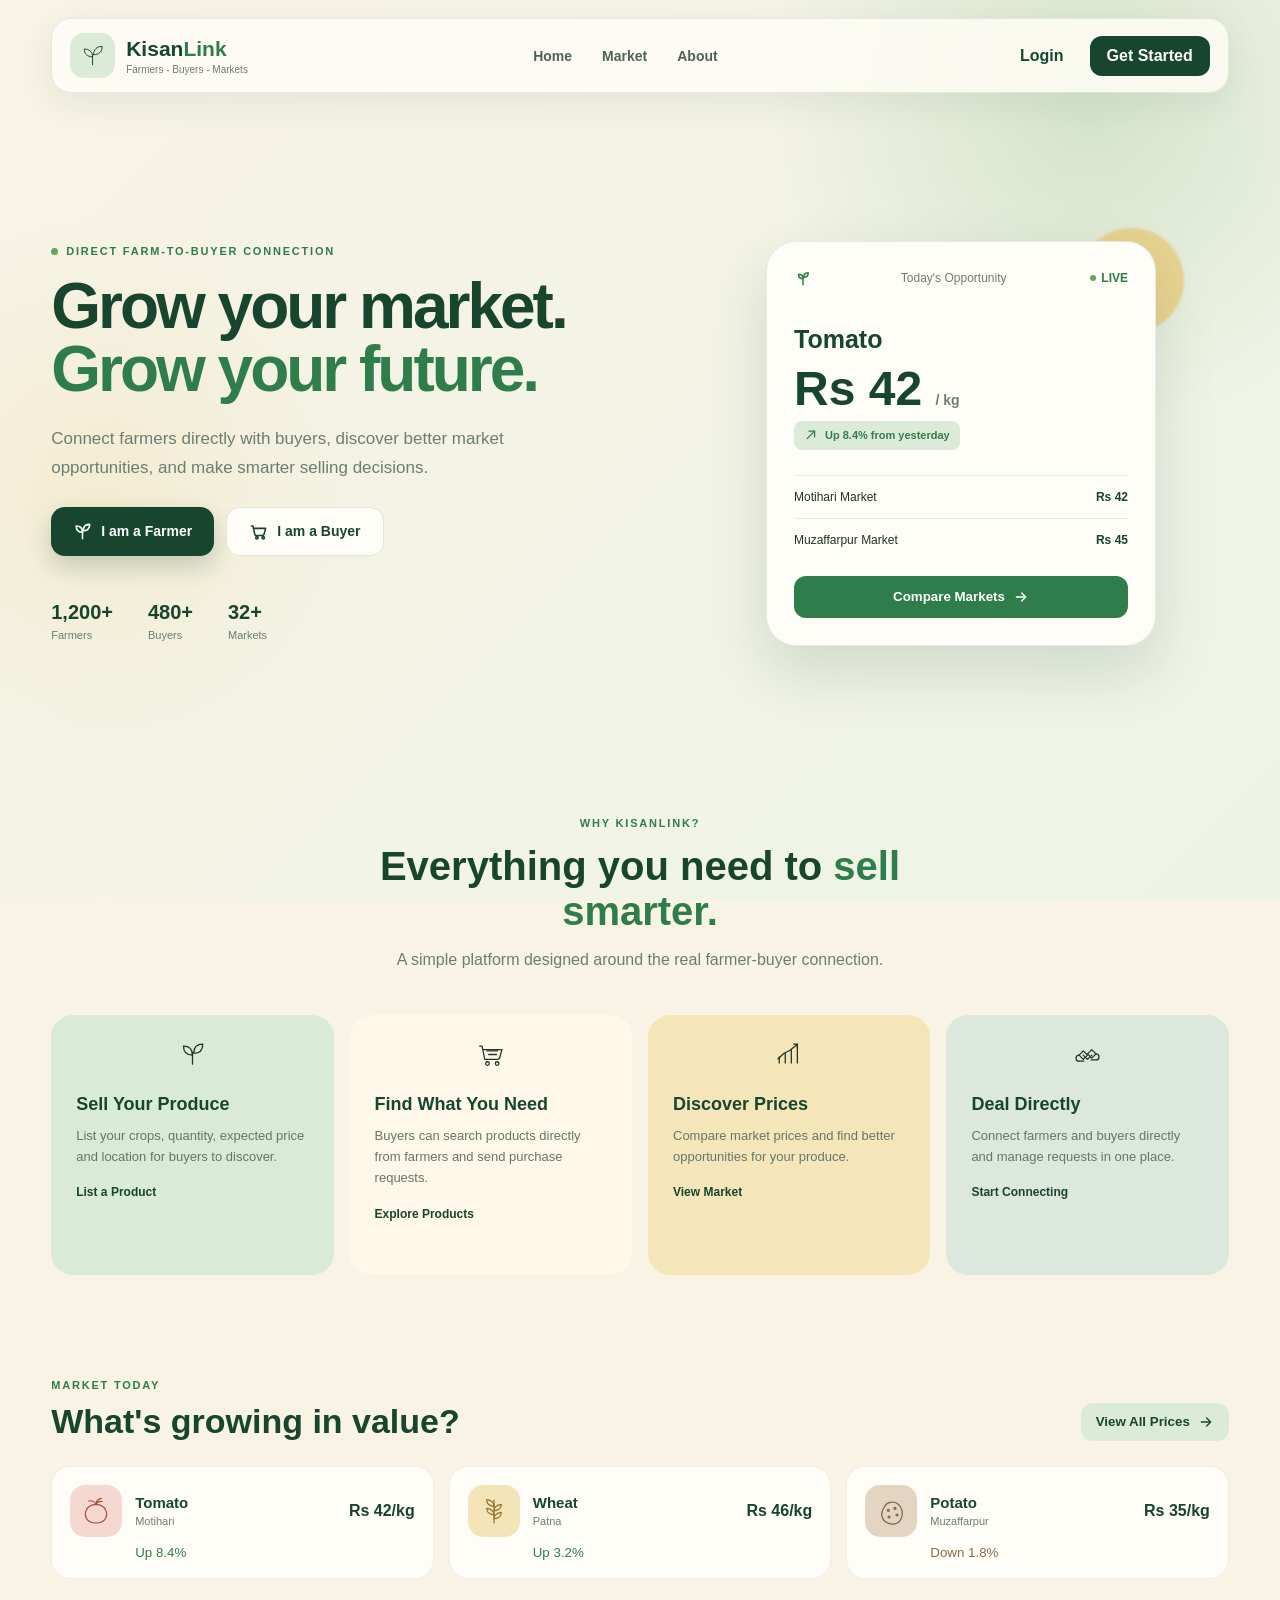
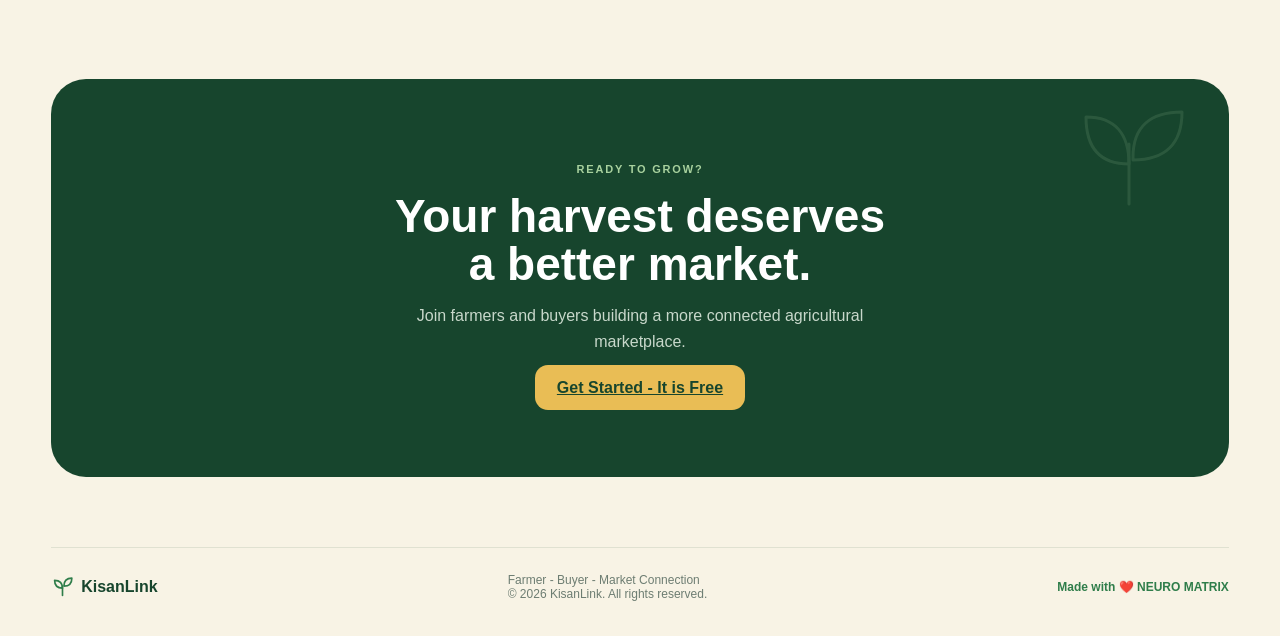
<file: frontend/index.html>
﻿<!DOCTYPE html>
<html lang="en">
<head>
    <meta charset="UTF-8">
    <meta name="viewport" content="width=device-width, initial-scale=1.0">
    <meta name="theme-color" content="#17452d">
    <title>KisanLink - Farmer Market Linkage</title>
    <link rel="stylesheet" href="css/style.css">
</head>

<body>

<div class="garden-bg"></div>

<header class="navbar">

    <div class="brand">
        <div class="brand-icon">
            <svg viewBox="0 0 64 64" aria-hidden="true">
                <path d="M31 52V30"/>
                <path d="M31 34C19 34 12 27 12 16c11 0 19 6 19 18Z"/>
                <path d="M33 28C34 17 41 10 53 10c0 12-7 19-20 19Z"/>
            </svg>
        </div>

        <div>
            <h1>Kisan<span>Link</span></h1>
            <p>Farmers - Buyers - Markets</p>
        </div>
    </div>

    <nav>
        <a href="#home">Home</a>
        <a href="#market">Market</a>
        <a href="#about">About</a>
    </nav>

    <div class="nav-actions">

        <a href="auth.html" class="login-btn" style="text-decoration:none !important;">Login</a>
        <a href="auth.html" class="signup-btn" style="text-decoration:none !important;">Get Started</a>
    </div>

</header>


<main>

<section class="hero" id="home">

    <div class="hero-content">

        <div class="eyebrow">
            <span class="eyebrow-dot"></span>
            DIRECT FARM-TO-BUYER CONNECTION
        </div>

        <h2>
            Grow your market.<br>
            <span>Grow your future.</span>
        </h2>

        <p>
            Connect farmers directly with buyers,
            discover better market opportunities,
            and make smarter selling decisions.
        </p>

        <div class="hero-buttons">

            <button class="primary-btn" type="button" onclick="window.location.href='auth.html';">
                <svg viewBox="0 0 24 24">
                    <path d="M12 21V11"/>
                    <path d="M12 13C7 13 4 10 4 5c5 0 8 3 8 8Z"/>
                    <path d="M13 11c0-5 3-8 8-8 0 5-3 8-8 8Z"/>
                </svg>
                I am a Farmer
            </button>

            <button class="secondary-btn" type="button" onclick="window.location.href='auth.html';">
                <svg viewBox="0 0 24 24">
                    <path d="M3 5h2l2.2 10.3a2 2 0 0 0 2 1.7h7.9a2 2 0 0 0 1.9-1.5L21 8H6"/>
                    <circle cx="10" cy="20" r="1.5"/>
                    <circle cx="18" cy="20" r="1.5"/>
                </svg>
                I am a Buyer
            </button>

        </div>

        <div class="trust-row">

            <div>
                <strong>1,200+</strong>
                <span>Farmers</span>
            </div>

            <div>
                <strong>480+</strong>
                <span>Buyers</span>
            </div>

            <div>
                <strong>32+</strong>
                <span>Markets</span>
            </div>

        </div>

    </div>


    <div class="hero-visual">

        <div class="sun"></div>

        <div class="farm-card">

            <div class="farm-top">
                <span class="opportunity-icon">
                    <svg viewBox="0 0 24 24">
                        <path d="M12 21V9"/>
                        <path d="M12 13c-4 0-6-2-6-6 4 0 6 2 6 6Z"/>
                        <path d="M13 11c0-4 2-6 6-6 0 4-2 6-6 6Z"/>
                    </svg>
                </span>

                <span>Today's Opportunity</span>

                <span class="live">
                    <i></i> LIVE
                </span>
            </div>

            <h3>Tomato</h3>

            <div class="price">
                Rs 42 <small>/ kg</small>
            </div>

            <div class="price-change">
                <svg viewBox="0 0 24 24">
                    <path d="M5 17L17 5"/>
                    <path d="M8 5h9v9"/>
                </svg>
                Up 8.4% from yesterday
            </div>

            <div class="market-row">
                <span>
                    <svg viewBox="0 0 24 24">
                        <path d="M12 21s7-6.2 7-12a7 7 0 1 0-14 0c0 5.8 7 12 7 12Z"/>
                        <circle cx="12" cy="9" r="2.5"/>
                    </svg>
                    Motihari Market
                </span>
                <strong>Rs 42</strong>
            </div>

            <div class="market-row">
                <span>
                    <svg viewBox="0 0 24 24">
                        <path d="M12 21s7-6.2 7-12a7 7 0 1 0-14 0c0 5.8 7 12 7 12Z"/>
                        <circle cx="12" cy="9" r="2.5"/>
                    </svg>
                    Muzaffarpur Market
                </span>
                <strong>Rs 45</strong>
            </div>

            <button class="market-btn">
                Compare Markets
                <svg viewBox="0 0 24 24">
                    <path d="M5 12h13"/>
                    <path d="m13 6 6 6-6 6"/>
                </svg>
            </button>

        </div>

        <div class="leaf leaf-one"></div>
        <div class="leaf leaf-two"></div>
        <div class="leaf leaf-three"></div>

    </div>

</section>


<section class="features" id="market">

    <div class="section-heading">

        <span>WHY KISANLINK?</span>

        <h2>
            Everything you need to
            <em>sell smarter.</em>
        </h2>

        <p>
            A simple platform designed around the real
            farmer-buyer connection.
        </p>

    </div>


    <div class="feature-grid">

        <article class="feature-card green">

            <div class="feature-icon">
                <svg viewBox="0 0 48 48">
                    <path d="M24 40V21"/>
                    <path d="M24 25C14 25 9 19 9 10c9 0 15 5 15 15Z"/>
                    <path d="M26 22c0-9 5-15 15-15 0 10-6 15-15 15Z"/>
                </svg>
            </div>

            <h3>Sell Your Produce</h3>

            <p>
                List your crops, quantity, expected price
                and location for buyers to discover.
            </p>

            <a href="#">List a Product</a>

        </article>


        <article class="feature-card cream">

            <div class="feature-icon">
                <svg viewBox="0 0 48 48">
                    <path d="M6 10h4l4.5 22h21a4 4 0 0 0 3.8-3L43 16H12"/>
                    <circle cx="19" cy="39" r="3"/>
                    <circle cx="35" cy="39" r="3"/>
                    <path d="M18 18h18M21 24h13"/>
                </svg>
            </div>

            <h3>Find What You Need</h3>

            <p>
                Buyers can search products directly from
                farmers and send purchase requests.
            </p>

            <a href="#">Explore Products</a>

        </article>


        <article class="feature-card yellow">

            <div class="feature-icon">
                <svg viewBox="0 0 48 48">
                    <path d="M7 38V28M17 38V22M27 38V16M37 38V9"/>
                    <path d="M5 31l10-9 10-5 12-10"/>
                    <path d="M31 7h6v6"/>
                </svg>
            </div>

            <h3>Discover Prices</h3>

            <p>
                Compare market prices and find better
                opportunities for your produce.
            </p>

            <a href="#">View Market</a>

        </article>


        <article class="feature-card sage">

            <div class="feature-icon">
                <svg viewBox="0 0 48 48">
                    <path d="M10 25l7-7 7 7-7 7-7-7Z"/>
                    <path d="M24 23l7-7 7 7-7 7-7-7Z"/>
                    <path d="M17 25l7 7 7-7"/>
                    <path d="M10 25c-3 0-5 2-5 5s2 5 5 5h8"/>
                    <path d="M38 23c3 0 5 2 5 5s-2 5-5 5h-8"/>
                </svg>
            </div>

            <h3>Deal Directly</h3>

            <p>
                Connect farmers and buyers directly and
                manage requests in one place.
            </p>

            <a href="#">Start Connecting</a>

        </article>

    </div>

</section>


<section class="market-section">

    <div class="market-heading">

        <div>
            <span>MARKET TODAY</span>
            <h2>What's growing in value?</h2>
        </div>

        <button class="view-btn">
            View All Prices
            <svg viewBox="0 0 24 24">
                <path d="M5 12h13"/>
                <path d="m13 6 6 6-6 6"/>
            </svg>
        </button>

    </div>


    <div class="crop-grid">

        <div class="crop-card">

            <div class="crop-icon tomato-icon">
                <svg viewBox="0 0 48 48">
                    <path d="M24 14c-9 0-16 6-16 15 0 8 7 13 16 13s16-5 16-13c0-9-7-15-16-15Z"/>
                    <path d="M24 14c0-5 3-8 8-9"/>
                    <path d="M24 14c-3-5-7-6-11-5"/>
                    <path d="M24 14c2-4 5-5 9-4"/>
                </svg>
            </div>

            <div>
                <h3>Tomato</h3>
                <p>Motihari</p>
            </div>

            <strong>Rs 42/kg</strong>

            <small class="up">Up 8.4%</small>

        </div>


        <div class="crop-card">

            <div class="crop-icon wheat-icon">
                <svg viewBox="0 0 48 48">
                    <path d="M24 42V8"/>
                    <path d="M24 17c-8-1-11-5-11-10 7 1 11 4 11 10Z"/>
                    <path d="M24 24c8-1 11-5 11-10-7 1-11 4-11 10Z"/>
                    <path d="M24 30c-8-1-11-5-11-10 7 1 11 4 11 10Z"/>
                    <path d="M24 36c8-1 11-5 11-10-7 1-11 4-11 10Z"/>
                </svg>
            </div>

            <div>
                <h3>Wheat</h3>
                <p>Patna</p>
            </div>

            <strong>Rs 46/kg</strong>

            <small class="up">Up 3.2%</small>

        </div>


        <div class="crop-card">

            <div class="crop-icon potato-icon">
                <svg viewBox="0 0 48 48">
                    <path d="M14 18c3-7 13-10 20-5 7 5 9 15 5 23-4 8-14 10-22 5-8-5-9-15-3-23Z"/>
                    <circle cx="20" cy="23" r="1.5"/>
                    <circle cx="30" cy="20" r="1.5"/>
                    <circle cx="33" cy="30" r="1.5"/>
                    <circle cx="21" cy="33" r="1.5"/>
                </svg>
            </div>

            <div>
                <h3>Potato</h3>
                <p>Muzaffarpur</p>
            </div>

            <strong>Rs 35/kg</strong>

            <small class="down">Down 1.8%</small>

        </div>

    </div>

</section>


<section class="cta" id="about">

    <div class="cta-leaves">
        <svg viewBox="0 0 120 120">
            <path d="M55 105V45"/>
            <path d="M55 65C25 65 12 48 12 18c30 0 43 18 43 47Z"/>
            <path d="M59 58c0-30 17-45 49-45 0 32-17 48-49 48Z"/>
        </svg>
    </div>

    <span>READY TO GROW?</span>

    <h2>
        Your harvest deserves<br>
        a better market.
    </h2>

    <p>
        Join farmers and buyers building a more
        connected agricultural marketplace.
    </p>

    <a href="auth.html" class="cta-btn">Get Started - It is Free</a>

</section>

</main>


<footer>

    <div class="footer-brand">
        <svg viewBox="0 0 32 32">
            <path d="M16 27V14"/>
            <path d="M16 17C9 17 5 13 5 6c7 0 11 4 11 11Z"/>
            <path d="M18 14c0-7 4-11 11-11 0 7-4 11-11 11Z"/>
        </svg>
        <strong>KisanLink</strong>
    </div>

    <p>
        Farmer - Buyer - Market Connection <br />
        &copy; 2026 KisanLink. All rights reserved.
    </p>

    <span>Made with ❤️ NEURO MATRIX</span>

</footer>

<script src="js/app.js"></script>

</body>
</html>
</file>
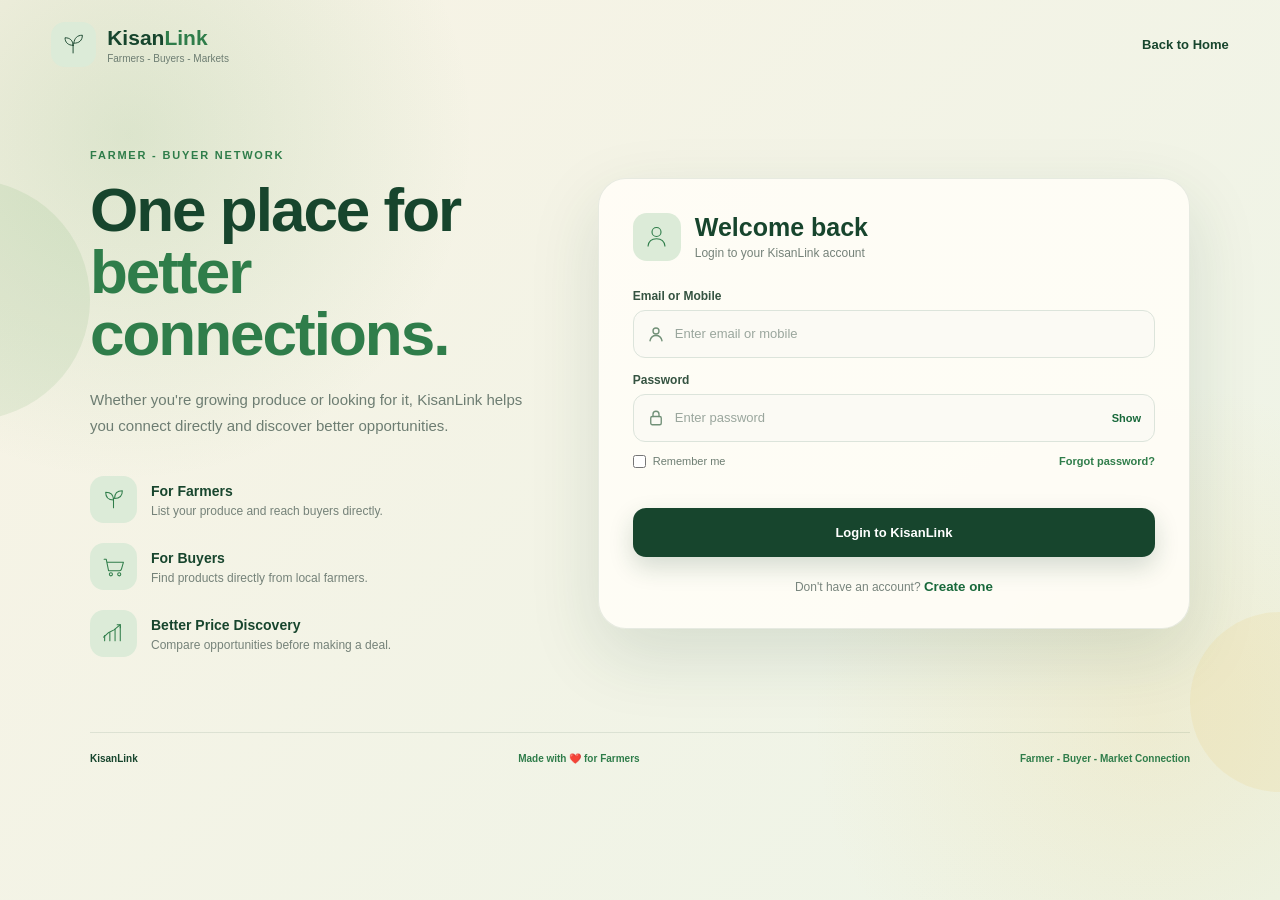
<file: frontend/auth.html>
﻿<!DOCTYPE html>
<html lang="en">
<head>
    <meta charset="UTF-8">
    <meta name="viewport" content="width=device-width, initial-scale=1.0">
    <meta name="theme-color" content="#17452d">
    <title>KisanLink - Account</title>
    <link rel="stylesheet" href="css/style.css">
    <link rel="stylesheet" href="css/auth.css">
</head>

<body>

<div class="auth-page">

    <div class="auth-decoration decoration-one"></div>
    <div class="auth-decoration decoration-two"></div>

    <header class="auth-navbar">

        <a href="index.html" class="auth-brand">

            <span class="auth-brand-icon">
                <svg viewBox="0 0 64 64">
                    <path d="M31 52V30"/>
                    <path d="M31 34C19 34 12 27 12 16c11 0 19 6 19 18Z"/>
                    <path d="M33 28C34 17 41 10 53 10c0 12-7 19-20 19Z"/>
                </svg>
            </span>

            <span>
                <strong>Kisan<span>Link</span></strong>
                <small>Farmers - Buyers - Markets</small>
            </span>

        </a>

        <a href="index.html" class="back-home">
            Back to Home
        </a>

    </header>


    <main class="auth-container">

        <!-- LEFT SIDE -->

        <section class="auth-info">

            <div class="info-label">
                FARMER - BUYER NETWORK
            </div>

            <h1>
                One place for<br>
                <span>better connections.</span>
            </h1>

            <p>
                Whether you're growing produce or looking
                for it, KisanLink helps you connect directly
                and discover better opportunities.
            </p>

            <div class="info-features">

                <div class="info-feature">

                    <div class="info-icon">
                        <svg viewBox="0 0 48 48">
                            <path d="M24 40V21"/>
                            <path d="M24 25C14 25 9 19 9 10c9 0 15 5 15 15Z"/>
                            <path d="M26 22c0-9 5-15 15-15 0 10-6 15-15 15Z"/>
                        </svg>
                    </div>

                    <div>
                        <strong>For Farmers</strong>
                        <p>List your produce and reach buyers directly.</p>
                    </div>

                </div>


                <div class="info-feature">

                    <div class="info-icon">
                        <svg viewBox="0 0 48 48">
                            <path d="M6 10h4l4.5 22h21a4 4 0 0 0 3.8-3L43 16H12"/>
                            <circle cx="19" cy="39" r="3"/>
                            <circle cx="35" cy="39" r="3"/>
                        </svg>
                    </div>

                    <div>
                        <strong>For Buyers</strong>
                        <p>Find products directly from local farmers.</p>
                    </div>

                </div>


                <div class="info-feature">

                    <div class="info-icon">
                        <svg viewBox="0 0 48 48">
                            <path d="M7 38V28M17 38V22M27 38V16M37 38V9"/>
                            <path d="M5 31l10-9 10-5 12-10"/>
                            <path d="M31 7h6v6"/>
                        </svg>
                    </div>

                    <div>
                        <strong>Better Price Discovery</strong>
                        <p>Compare opportunities before making a deal.</p>
                    </div>

                </div>

            </div>

        </section>


        <!-- AUTH CARD -->

        <section class="auth-card">

            <!-- LOGIN -->

            <div class="auth-form active" id="loginForm">

                <div class="form-heading">

                    <span class="form-icon">
                        <svg viewBox="0 0 48 48">
                            <circle cx="24" cy="16" r="8"/>
                            <path d="M9 41c1-9 7-13 15-13s14 4 15 13"/>
                        </svg>
                    </span>

                    <div>
                        <h2>Welcome back</h2>
                        <p>Login to your KisanLink account</p>
                    </div>

                </div>


                <form id="loginFormElement">

                    <label>Email or Mobile</label>

                    <div class="input-box">

                        <svg viewBox="0 0 24 24">
                            <circle cx="12" cy="8" r="4"/>
                            <path d="M4 21c1-5 4-7 8-7s7 2 8 7"/>
                        </svg>

                        <input
                            type="text"
                            id="loginIdentity"
                            placeholder="Enter email or mobile"
                            required
                        >

                    </div>


                    <label>Password</label>

                    <div class="input-box">

                        <svg viewBox="0 0 24 24">
                            <rect x="5" y="10" width="14" height="11" rx="2"/>
                            <path d="M8 10V7a4 4 0 0 1 8 0v3"/>
                        </svg>

                        <input
                            type="password"
                            id="loginPassword"
                            placeholder="Enter password"
                            required
                        >

                        <button type="button" class="password-toggle" onclick="togglePassword('loginPassword', this)">
                            Show
                        </button>

                    </div>


                    <div class="form-options">

                        <label class="remember">
                            <input type="checkbox">
                            <span>Remember me</span>
                        </label>

                        <a href="#">Forgot password?</a>

                    </div>


                    <button type="submit" class="auth-submit">
                        Login to KisanLink
                    </button>

                </form>


                <div class="switch-form">
                    Don't have an account?
                    <button onclick="showRegister()">Create one</button>
                </div>

            </div>


            <!-- REGISTER -->

            <div class="auth-form" id="registerForm">

                <div class="form-heading">

                    <span class="form-icon">
                        <svg viewBox="0 0 48 48">
                            <circle cx="21" cy="16" r="8"/>
                            <path d="M6 41c1-9 7-13 15-13"/>
                            <path d="M35 27v14M28 34h14"/>
                        </svg>
                    </span>

                    <div>
                        <h2>Create account</h2>
                        <p>Join the KisanLink network</p>
                    </div>

                </div>


                <form id="registerFormElement">

                    <div class="form-grid">

                        <div class="form-field full">
                            <label>Full Name</label>

                            <div class="input-box">
                                <svg viewBox="0 0 24 24">
                                    <circle cx="12" cy="8" r="4"/>
                                    <path d="M4 21c1-5 4-7 8-7s7 2 8 7"/>
                                </svg>

                                <input
                                    type="text"
                                    id="registerName"
                                    placeholder="Enter your full name"
                                    required
                                >
                            </div>
                        </div>


                        <div class="form-field">
                            <label>Email</label>

                            <div class="input-box">

                                <svg viewBox="0 0 24 24">
                                    <rect x="3" y="5" width="18" height="14" rx="2"/>
                                    <path d="m4 7 8 6 8-6"/>
                                </svg>

                                <input
                                    type="email"
                                    id="registerEmail"
                                    placeholder="Email"
                                    required
                                >

                            </div>
                        </div>


                        <div class="form-field">
                            <label>Mobile</label>

                            <div class="input-box">

                                <svg viewBox="0 0 24 24">
                                    <rect x="7" y="2" width="10" height="20" rx="2"/>
                                    <path d="M11 18h2"/>
                                </svg>

                                <input
                                    type="tel"
                                    id="registerMobile"
                                    placeholder="Mobile number"
                                    required
                                >

                            </div>
                        </div>


                        <div class="form-field">
                            <label>State</label>

                            <div class="input-box select-box">

                                <svg viewBox="0 0 24 24">
                                    <path d="M12 21s7-6.2 7-12a7 7 0 1 0-14 0c0 5.8 7 12 7 12Z"/>
                                    <circle cx="12" cy="9" r="2.5"/>
                                </svg>

                                <select id="registerState" required>
                                    <option value="">Select state</option>
                                    <option>Bihar</option>
                                    <option>Uttar Pradesh</option>
                                    <option>West Bengal</option>
                                    <option>Jharkhand</option>
                                    <option>Delhi</option>
                                    <option>Other</option>
                                </select>

                            </div>
                        </div>


                        <div class="form-field">
                            <label>District</label>

                            <div class="input-box">

                                <svg viewBox="0 0 24 24">
                                    <path d="M4 21V5l8-3 8 3v16"/>
                                    <path d="M8 9h1M15 9h1M8 13h1M15 13h1"/>
                                </svg>

                                <input
                                    type="text"
                                    id="registerDistrict"
                                    placeholder="District"
                                    required
                                >

                            </div>
                        </div>


                        <div class="form-field">
                            <label>PIN Code</label>

                            <div class="input-box">

                                <svg viewBox="0 0 24 24">
                                    <rect x="3" y="6" width="18" height="12" rx="2"/>
                                    <path d="M7 10h10M7 14h6"/>
                                </svg>

                                <input
                                    type="text"
                                    id="registerPincode"
                                    placeholder="PIN code"
                                    maxlength="6"
                                    required
                                >

                            </div>
                        </div>


                        <div class="form-field full">

                            <label>I am a</label>

                            <div class="role-selection">

                                <button type="button" class="role-card selected" data-role="farmer">

                                    <svg viewBox="0 0 48 48">
                                        <path d="M24 40V21"/>
                                        <path d="M24 25C14 25 9 19 9 10c9 0 15 5 15 15Z"/>
                                        <path d="M26 22c0-9 5-15 15-15 0 10-6 15-15 15Z"/>
                                    </svg>

                                    <strong>Farmer</strong>
                                    <small>Sell your produce</small>

                                </button>


                                <button type="button" class="role-card" data-role="buyer">

                                    <svg viewBox="0 0 48 48">
                                        <path d="M6 10h4l4.5 22h21a4 4 0 0 0 3.8-3L43 16H12"/>
                                        <circle cx="19" cy="39" r="3"/>
                                        <circle cx="35" cy="39" r="3"/>
                                    </svg>

                                    <strong>Buyer</strong>
                                    <small>Find products</small>

                                </button>

                            </div>

                            <input type="hidden" id="registerRole" value="farmer">

                        </div>


                        <div class="form-field full">

                            <label>Password</label>

                            <div class="input-box">

                                <svg viewBox="0 0 24 24">
                                    <rect x="5" y="10" width="14" height="11" rx="2"/>
                                    <path d="M8 10V7a4 4 0 0 1 8 0v3"/>
                                </svg>

                                <input
                                    type="password"
                                    id="registerPassword"
                                    placeholder="Create a password"
                                    required
                                >

                                <button type="button" class="password-toggle" onclick="togglePassword('registerPassword', this)">
                                    Show
                                </button>

                            </div>

                        </div>

                    </div>


                    <label class="terms">

                        <input type="checkbox" required>

                        <span>
                            I agree to the KisanLink terms and privacy policy.
                        </span>

                    </label>


                    <button type="submit" class="auth-submit">
                        Create KisanLink Account
                    </button>

                </form>


                <div class="switch-form">
                    Already have an account?
                    <button onclick="showLogin()">Login</button>
                </div>

            </div>

        </section>

    </main>


    <footer class="auth-footer">
        <span>KisanLink</span>
        <span>Made with ❤️ for Farmers</span>
        <span>Farmer - Buyer - Market Connection</span>
    </footer>

</div>


<script>
function showRegister() {
    const loginForm = document.getElementById("loginForm");
    const registerForm = document.getElementById("registerForm");

    if (loginForm) {
        loginForm.classList.remove("active");
        loginForm.style.display = "none";
    }

    if (registerForm) {
        registerForm.classList.add("active");
        registerForm.style.display = "block";
    }
}

function showLogin() {
    const loginForm = document.getElementById("loginForm");
    const registerForm = document.getElementById("registerForm");

    if (registerForm) {
        registerForm.classList.remove("active");
        registerForm.style.display = "none";
    }

    if (loginForm) {
        loginForm.classList.add("active");
        loginForm.style.display = "block";
    }
}

window.showRegister = showRegister;
window.showLogin = showLogin;
</script>

<script src="js/auth.js"></script>

</body>
</html>
</file>
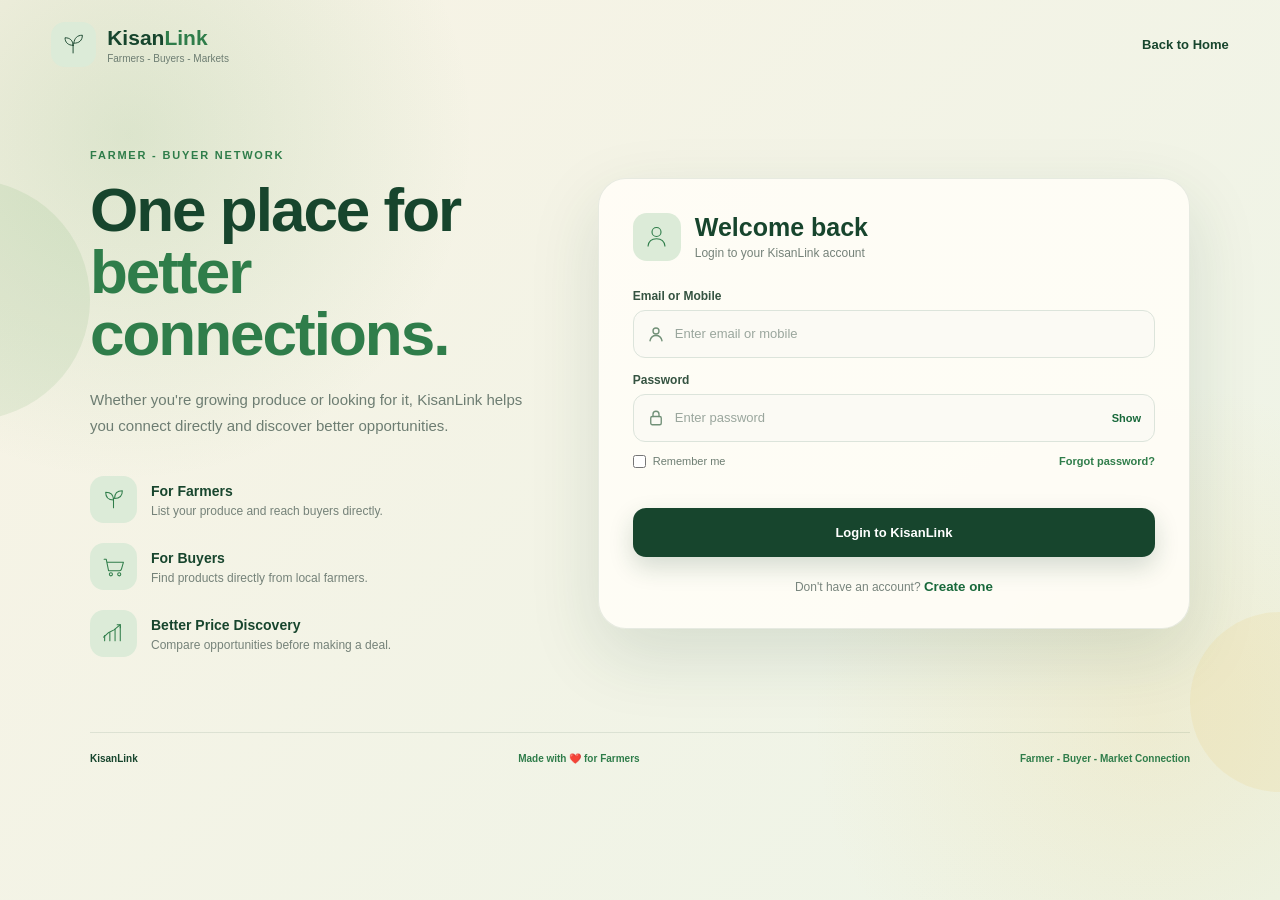
<file: frontend/buyer-dashboard.html>
﻿<!DOCTYPE html>
<html lang="en">

<head>

    <meta charset="UTF-8">

    <meta name="viewport"
          content="width=device-width, initial-scale=1.0">

    <title>KisanLink - Buyer Dashboard</title>

    <link rel="stylesheet"
          href="css/dashboard.css?v=20260903">

</head>

<body>

<!-- =====================================================
     SIDEBAR
     ===================================================== -->

<aside class="sidebar">

    <div class="sidebar-logo">

        <div class="logo-mark">K</div>

        <div class="sidebar-brand-text">

            <strong>KisanLink</strong>

            <small>Buyer Panel</small>

        </div>

    </div>


    <nav class="sidebar-nav">

        <a href="buyer-dashboard.html"
           class="nav-item">
            <span class="nav-icon">⌂</span>
            <span>Dashboard</span>
        </a>


        <a href="market.html"
           class="nav-item">
            <span class="nav-icon">🛒</span>
            <span>Buy / Market</span>
        </a>


        <a href="matching.html"
           class="nav-item">
            <span class="nav-icon">🎯</span>
            <span>Smart Matching</span>
        </a>


        <a href="requests.html"
           class="nav-item">
            <span class="nav-icon">💬</span>
            <span>Requests</span>
        </a>


        <a href="price-discovery.html"
           class="nav-item">
            <span class="nav-icon">₹</span>
            <span>Market Prices</span>
        </a>


        <a href="history.html"
           class="nav-item">
            <span class="nav-icon">▣</span>
            <span>History</span>
        </a>


        <a href="settings.html"
           class="nav-item">
            <span class="nav-icon">⚙</span>
            <span>Settings</span>
        </a>

    </nav>


    <a href="auth.html"
       class="nav-item logout-item"
       onclick="sessionStorage.clear();">

        <span class="nav-icon">↪</span>

        <span>Logout</span>

    </a>

</aside>


<!-- =====================================================
     MAIN
     ===================================================== -->

<main class="main-content">


    <!-- TOP BAR -->

    <header class="topbar">

        <div>

            <p class="welcome-small"
               id="buyerGreeting">
                Welcome
            </p>

            <h1 id="dashboardTitle">
                Buyer Dashboard
            </h1>

        </div>


        <div class="top-actions">

            <button
                class="icon-button"
                title="Notifications"
                onclick="showNotifications()">

                🔔

                <span class="notification-dot"></span>

            </button>


            <div class="profile-mini">

                <div class="avatar"
                     id="userAvatar">
                    B
                </div>

                <div>

                    <strong id="userName">
                        Loading...
                    </strong>

                    <span id="userRole">
                        Buyer
                    </span>

                </div>

            </div>

        </div>

    </header>


    <!-- =================================================
         BUYER DASHBOARD
         ================================================= -->

    <section class="dashboard">


        <!-- HERO -->

        <div class="dashboard-hero">

            <div class="hero-content">

                <span class="hero-label">
                    KISANLINK BUYER MARKET
                </span>


                <h2>
                    Find the right crops.<br>
                    Buy directly from farmers.
                </h2>


                <p>
                    Discover fresh agricultural products,
                    compare prices and connect directly
                    with verified farmers.
                </p>


                <button
                    class="primary-button"
                    onclick="window.location.href='market.html'">

                    🛒 Browse Market

                </button>

            </div>


            <div class="hero-illustration">
                🛒
            </div>

        </div>


        <!-- =================================================
             BUYER STATS
             ================================================= -->

        <div class="stats-grid">


            <div class="stat-card">

                <div class="stat-icon green">
                    🌾
                </div>

                <div>

                    <span>
                        Available Listings
                    </span>

                    <h3 id="buyerAvailableListings">
                        0
                    </h3>

                    <small id="buyerListingsInfo">
                        Farmer products
                    </small>

                </div>

            </div>


            <div class="stat-card">

                <div class="stat-icon yellow">
                    📩
                </div>

                <div>

                    <span>
                        My Requests
                    </span>

                    <h3 id="buyerMyRequests">
                        0
                    </h3>

                    <small>
                        Total requests
                    </small>

                </div>

            </div>


            <div class="stat-card">

                <div class="stat-icon blue">
                    ⏳
                </div>

                <div>

                    <span>
                        Pending Requests
                    </span>

                    <h3 id="buyerPendingRequests">
                        0
                    </h3>

                    <small id="buyerPendingInfo">
                        Waiting for response
                    </small>

                </div>

            </div>


            <div class="stat-card">

                <div class="stat-icon orange">
                    🤝
                </div>

                <div>

                    <span>
                        Purchases
                    </span>

                    <h3 id="buyerPurchases">
                        0
                    </h3>

                    <small id="buyerPurchaseInfo">
                        Completed purchases
                    </small>

                </div>

            </div>

        </div>


        <!-- =================================================
             PRODUCTS + REQUESTS
             ================================================= -->

        <div class="content-grid">


            <!-- AVAILABLE PRODUCTS -->

            <div class="panel">

                <div class="panel-header">

                    <div>

                        <h3>
                            Available Farmer Products
                        </h3>

                        <p>
                            Latest products available to buy
                        </p>

                    </div>


                    <a href="market.html">
                        View market →
                    </a>

                </div>


                <div class="crop-list"
                     id="buyerProductList">

                    <div style="
                        padding:30px;
                        text-align:center;
                        color:#6d7d72;
                    ">
                        Loading products...
                    </div>

                </div>

            </div>


            <!-- MY REQUESTS -->

            <div class="panel">

                <div class="panel-header">

                    <div>

                        <h3>
                            My Requests
                        </h3>

                        <p>
                            Your latest purchase requests
                        </p>

                    </div>


                    <a href="requests.html">
                        View requests →
                    </a>

                </div>


                <div class="request-list"
                     id="buyerRequestList">

                    <div style="
                        padding:30px;
                        text-align:center;
                        color:#6d7d72;
                    ">
                        Loading requests...
                    </div>

                </div>

            </div>

        </div>


        <!-- =================================================
             PURCHASE SUMMARY + MARKET
             ================================================= -->

        <div class="content-grid">


            <div class="panel">

                <div class="panel-header">

                    <div>

                        <h3>
                            Recent Purchases
                        </h3>

                        <p>
                            Your completed transactions
                        </p>

                    </div>


                    <a href="history.html">
                        View history →
                    </a>

                </div>


                <div id="buyerPurchaseList">

                    <div style="
                        padding:30px;
                        text-align:center;
                        color:#6d7d72;
                    ">
                        Loading transactions...
                    </div>

                </div>

            </div>


            <div class="recommendation">

                <span class="recommendation-label">
                    BUYING OPPORTUNITY
                </span>


                <h3 id="buyerOpportunityTitle">
                    Finding opportunities...
                </h3>


                <p id="buyerOpportunityText">
                    Checking current farmer listings.
                </p>


                <button
                    onclick="window.location.href='matching.html'">

                    Smart Matching →

                </button>

            </div>

        </div>


    </section>

</main>


<!-- =====================================================
     SCRIPTS
     ===================================================== -->

<script>

function showNotifications() {

    alert("No new notifications.");

}


function setupBuyerDashboard() {

    const role =
        (sessionStorage.getItem("kisanlink_role") || "")
        .toLowerCase();

    const name =
        sessionStorage.getItem("kisanlink_user_name");


    if (role !== "buyer") {

        window.location.href = "auth.html";

        return;

    }


    const userName =
        document.getElementById("userName");

    const avatar =
        document.getElementById("userAvatar");


    if (name) {

        userName.textContent = name;


        const words =
            name.trim().split(/\s+/);


        let initials =
            words[0].charAt(0).toUpperCase();


        if (words.length > 1) {

            initials +=
                words[words.length - 1]
                .charAt(0)
                .toUpperCase();

        }


        avatar.textContent =
            initials;

    }


    const hour =
        new Date().getHours();


    let greeting;


    if (hour >= 5 && hour < 12) {

        greeting = "Good Morning";

    } else if (hour >= 12 && hour < 17) {

        greeting = "Good Afternoon";

    } else if (hour >= 17 && hour < 21) {

        greeting = "Good Evening";

    } else {

        greeting = "Good Night";

    }


    document.getElementById(
        "buyerGreeting"
    ).textContent =
        greeting +
        (name ? ", " + name : "");

}


setupBuyerDashboard();

</script>


<script src="js/role-guard.js"></script>

<script src="js/dashboard-data.js?v=20260903"></script>


</body>

</html>
</file>
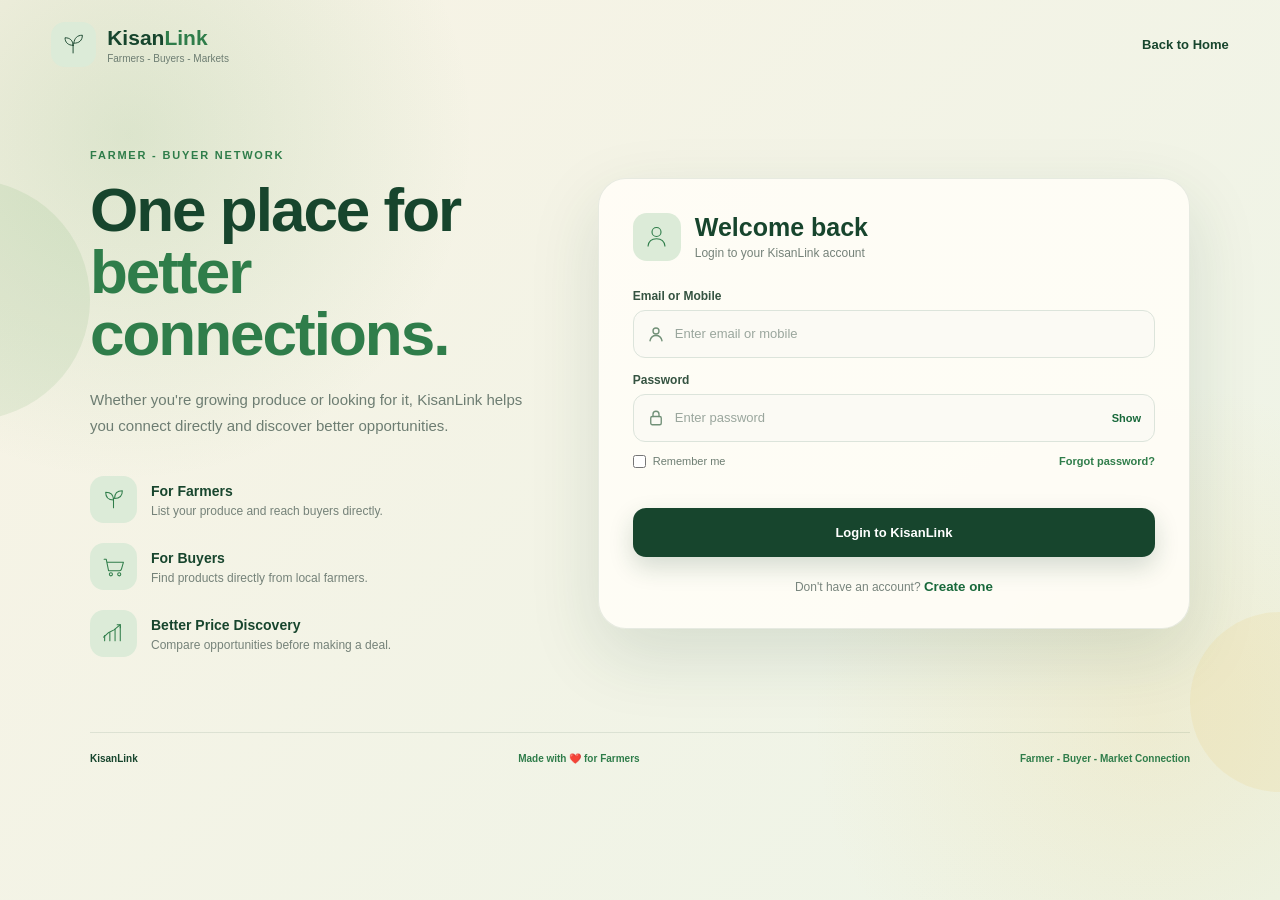
<file: frontend/farmer-dashboard.html>
﻿<!DOCTYPE html>
<html lang="en">
<head>
    <meta charset="UTF-8">
    <meta name="viewport" content="width=device-width, initial-scale=1.0">

    <title>KisanLink - Farmer Dashboard</title>

    <link rel="stylesheet" href="css/dashboard.css?v=20260903">
</head>

<body>

    <!-- SIDEBAR -->
    <aside class="sidebar">

    <div class="sidebar-logo">
    <div class="logo-mark">K</div>

    <div class="sidebar-brand-text">
        <strong>KisanLink</strong>
        <small id="panelLabel">Panel</small>
    </div>
</div>

<nav class="sidebar-nav">

        <a href="farmer-dashboard.html" class="nav-item">
            <span class="nav-icon">⌂</span>
            <span>Dashboard</span>
        </a>

        <a href="sell-crop.html" class="nav-item farmer-only">
            <span class="nav-icon">＋</span>
            <span>Sell Crop</span>
        </a>

        <a href="market.html" class="nav-item">
            <span class="nav-icon">🛒</span>
            <span>Buy / Market</span>
        </a>

        <a href="requests.html" class="nav-item">
            <span class="nav-icon">💬</span>
            <span>Requests</span>
        </a>

        <a href="price-discovery.html" class="nav-item"><span class="nav-icon">₹</span><span>Market Prices</span></a>

        <a href="history.html" class="nav-item">
            <span class="nav-icon">▣</span>
            <span>History</span>
        </a>

        <a href="settings.html" class="nav-item"><span class="nav-icon">⚙</span><span>Settings</span></a>

    </nav>

    <a href="auth.html" class="nav-item logout-item"
       onclick="sessionStorage.clear();">
        <span class="nav-icon">↪</span>
        <span>Logout</span>
    </a>

</aside>


    <!-- MAIN -->
    <main class="main-content">

        <!-- TOP BAR -->
        <header class="topbar">

            <div>
                <h1 id="dashboardTitle">Dashboard</h1>
            </div>

            <div class="top-actions">

                <button class="icon-button" title="Notifications" onclick="showNotifications()">
                    <svg width="20" height="20" viewBox="0 0 24 24" fill="none" stroke="currentColor" stroke-width="2">
                        <path d="M18 8a6 6 0 0 0-12 0c0 7-3 7-3 9h18c0-2-3-2-3-9"></path>
                        <path d="M13.7 21a2 2 0 0 1-3.4 0"></path>
                    </svg>
                    <span class="notification-dot"></span>
                </button>

                <div class="profile-mini">

                    <div class="avatar" id="userAvatar">KL</div>

                    <div>
                        <strong id="userName">Loading...</strong>
                        <span id="userRole">User</span>
                    </div>

                </div>

            </div>

        </header>


        <!-- DASHBOARD CONTENT -->
        <section class="dashboard">

            <!-- HERO -->
            <div class="dashboard-hero">

                <div class="hero-content">

                    <span class="hero-label">YOUR FARM MARKET</span>

                    <h2>Grow your market.<br>Grow your future.</h2>

                    <p>
                        Sell your crops directly to buyers and get
                        better market opportunities.
                    </p>

                    <button class="primary-button">
                        + List a Crop
                    </button>

                </div>

                <div class="hero-illustration">
                    🌾
                </div>

            </div>


            <!-- STAT CARDS -->
            <div class="stats-grid">

    <div class="stat-card">
        <div class="stat-icon green">₹</div>
        <div>
            <span>Today's Sales</span>
            <h3 id="todaySales">₹0</h3>
            <small id="salesInfo">Real transactions</small>
        </div>
    </div>

    <div class="stat-card">
        <div class="stat-icon yellow">▣</div>
        <div>
            <span>Active Listings</span>
            <h3 id="activeListings">0</h3>
            <small id="listingInfo">Available crops</small>
        </div>
    </div>

    <div class="stat-card">
        <div class="stat-icon blue">💬</div>
        <div>
            <span>Buyer Requests</span>
            <h3 id="buyerRequests">0</h3>
            <small id="requestInfo">Pending requests</small>
        </div>
    </div>

    <div class="stat-card">
        <div class="stat-icon orange">👥</div>
        <div>
            <span>Market Reach</span>
            <h3 id="marketReach">0</h3>
            <small id="reachInfo">Interested buyers</small>
        </div>
    </div>

</div>

<!-- TWO COLUMN AREA -->
            <div class="content-grid">

                <!-- MY CROPS -->
                <div class="panel">

                    <div class="panel-header">

                        <div>
                            <h3>My Crop Listings</h3>
                            <p>Your currently listed products</p>
                        </div>

                        <a href="#">View all &#8594;</a>

                    </div>


                    <div class="crop-list">
                    <div id="realCropListings"></div>
                </div>

                    </div>

                </div>


                <!-- MARKET PRICES -->
                <div class="panel">

                    <div class="panel-header">

                        <div>
                            <h3>Today's Market Prices</h3>
                            <p>Nearby market comparison</p>
                        </div>

                        <a href="#">See market &#8594;</a>

                    </div>


                    <div class="price-list">

                        <div class="price-row">

                            <div class="crop-name">
                                <span class="crop-dot"></span>
                                Wheat
                            </div>

                            <strong>&#8377;2,800/q</strong>

                            <span class="price-up">&#8593; 4.2%</span>

                        </div>


                        <div class="price-row">

                            <div class="crop-name">
                                <span class="crop-dot"></span>
                                Rice
                            </div>

                            <strong>&#8377;4,200/q</strong>

                            <span class="price-up">&#8593; 2.8%</span>

                        </div>


                        <div class="price-row">

                            <div class="crop-name">
                                <span class="crop-dot"></span>
                                Potato
                            </div>

                            <strong>&#8377;2,400/q</strong>

                            <span class="price-down">&#8595; 1.4%</span>

                        </div>


                        <div class="price-row">

                            <div class="crop-name">
                                <span class="crop-dot"></span>
                                Maize
                            </div>

                            <strong>&#8377;2,100/q</strong>

                            <span class="price-up">&#8593; 3.1%</span>

                        </div>

                    </div>

                </div>

            </div>


            <!-- REQUESTS + RECOMMENDATION -->
            <div class="content-grid">

                <div class="panel">

                    <div class="panel-header">

                        <div>
                            <h3>Recent Buyer Requests</h3>
                            <p>Buyers looking for your crops</p>
                        </div>

                        <a href="#">View requests &#8594;</a>

                    </div>


                    <div class="request-list">
                    <div id="realBuyerRequests"></div>
                </div>

                    </div>

                </div>


                <div class="recommendation">

                    <span class="recommendation-label">
                        MARKET OPPORTUNITY
                    </span>

                    <h3>
                        Wheat prices are rising
                    </h3>

                    <p>
                        Current nearby market price is
                        <strong>&#8377;2,800/q</strong>.
                        Your listed price is competitive.
                    </p>

                    <button>
                        View price insights &#8594;
                    </button>

                </div>

            </div>

        </section>

    </main>


    <script>

        function logoutUser() {

            sessionStorage.removeItem("kisanlink_user_id");
            sessionStorage.removeItem("kisanlink_role");
            sessionStorage.removeItem("kisanlink_logged_in");

            window.location.href = "auth.html";
        }

    </script>

<script>

function setupRoleBasedDashboard() {

    const role = (sessionStorage.getItem("kisanlink_role") || "").toLowerCase();
    const userName = sessionStorage.getItem("kisanlink_user_name");

    if (role !== "farmer" && role !== "buyer") {
        window.location.href = "./auth.html";
        return;
    }

    const dashboardTitle = document.getElementById("dashboardTitle");
    const panelLabel = document.getElementById("panelLabel");
    const userRole = document.getElementById("userRole");
    const userNameElement = document.getElementById("userName");
    const avatar = document.getElementById("userAvatar");

    const farmerOnly = document.querySelectorAll(".farmer-only");

    if (role === "farmer") {

        dashboardTitle.textContent = "Farmer Dashboard";
        panelLabel.textContent = "Farmer Panel";
        userRole.textContent = "Farmer";

        farmerOnly.forEach(function(item) {
            item.style.display = "flex";
        });

    } else {

        dashboardTitle.textContent = "Buyer Dashboard";
        panelLabel.textContent = "Buyer Panel";
        userRole.textContent = "Buyer";

        farmerOnly.forEach(function(item) {
            item.style.display = "none";
        });
    }

    if (userName) {

        userNameElement.textContent = userName;

        const words = userName.trim().split(/\s+/);

        let initials =
            words[0].charAt(0).toUpperCase();

        if (words.length > 1) {
            initials +=
                words[words.length - 1].charAt(0).toUpperCase();
        }

        avatar.textContent = initials;

    } else {

        userNameElement.textContent =
            role === "farmer" ? "Farmer" : "Buyer";

        avatar.textContent =
            role === "farmer" ? "F" : "B";
    }
}

function showNotifications() {
    alert("No new notifications.");
}
setupRoleBasedDashboard();

</script>
<script src="js/role-guard.js"></script><script src="js/dashboard-role.js?v=20260903"></script><script src="js/dashboard-data.js?v=20260904-1050"></script>`r`n</body>
</html>
</file>
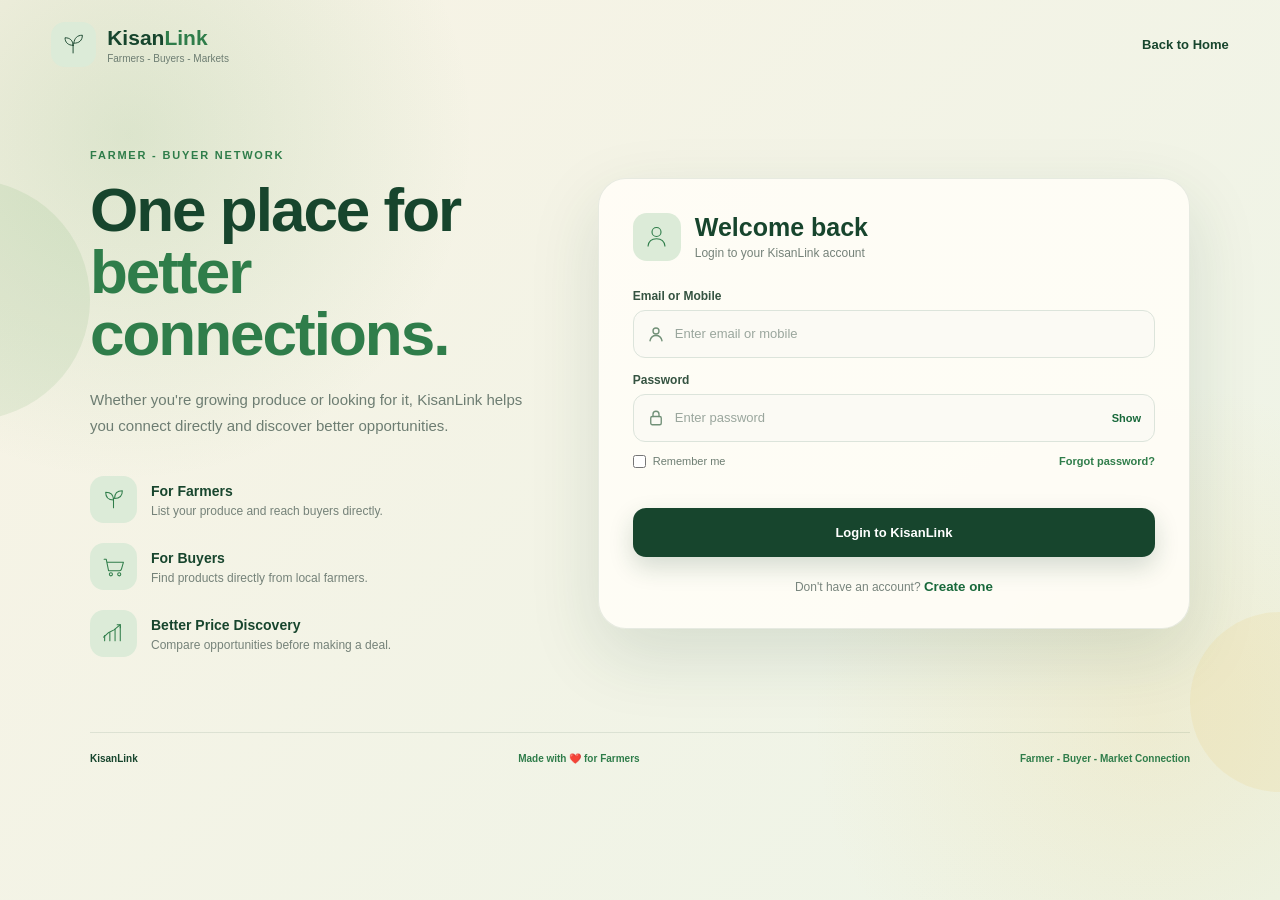
<file: frontend/history.html>
﻿<!DOCTYPE html>
<html lang="en">

<head>
    <meta charset="UTF-8">
    <meta name="viewport" content="width=device-width, initial-scale=1.0">

    <title>KisanLink - Transaction History</title>

    <link rel="stylesheet" href="css/history.css">
</head>

<body>

<header class="topbar">

    <a href="farmer-dashboard.html" id="backButton" class="back-btn">
        ← Dashboard
    </a>

    <div class="brand">
        🌾 KisanLink
    </div>

    <div class="user-name" id="userName">
        Loading...
    </div>

</header>


<main class="container">

    <section class="heading">

        <div>
            <p class="eyebrow">KISANLINK MARKETPLACE</p>

            <h1 id="pageTitle">
                Transaction History
            </h1>

            <p id="pageSubtitle">
                Track your agricultural deals
            </p>
        </div>

        <div class="stats">
            <strong id="dealCount">0</strong>
            <span>Total Deals</span>
        </div>

    </section>


    <section id="historyFeed">

        <div class="loading">
            <div class="loader"></div>
            <p>Loading transaction history...</p>
        </div>

    </section>

</main>


<script src="js/history.js"></script>

</body>
</html>
</file>
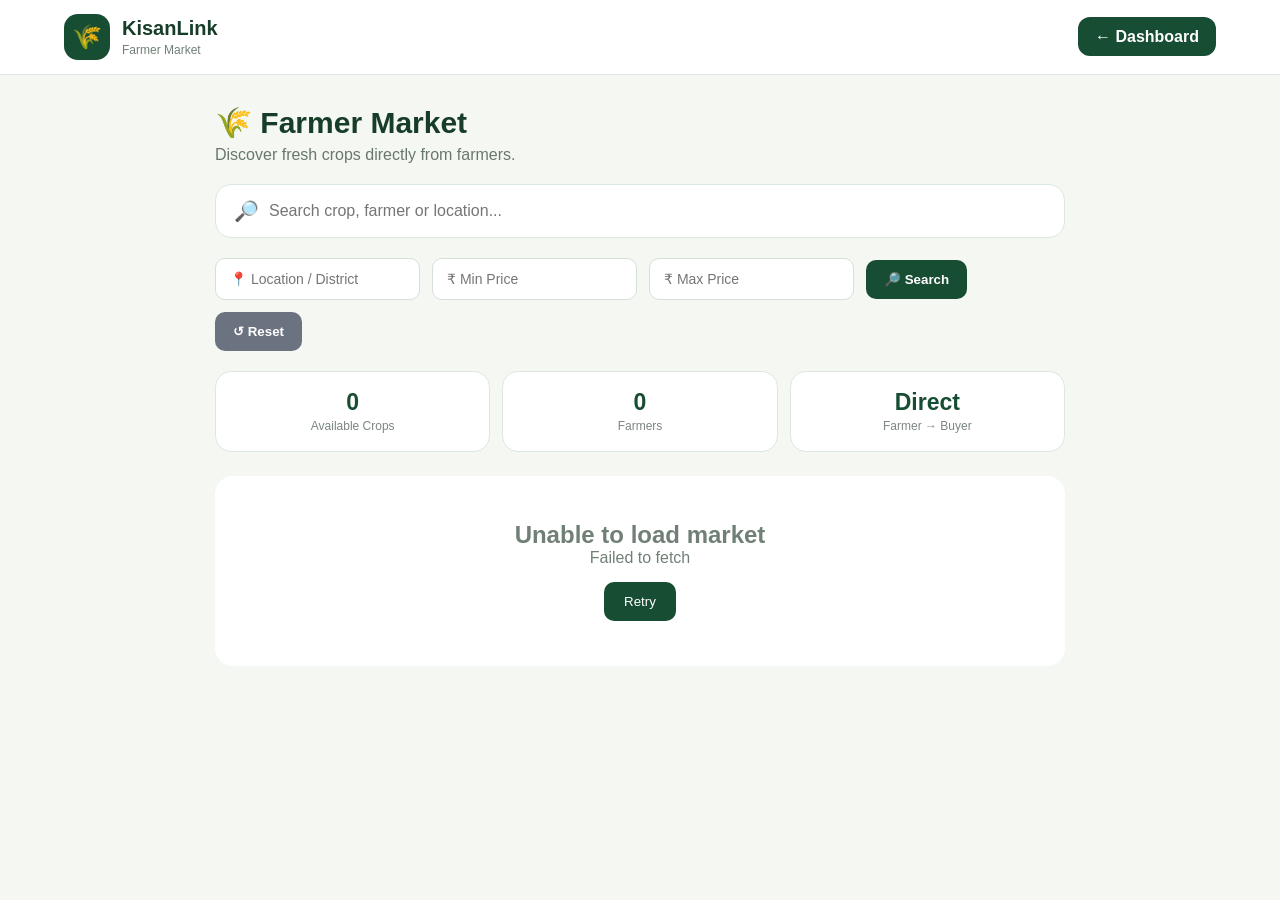
<file: frontend/market.html>
﻿<!DOCTYPE html>
<html lang="en">
<head>
    <meta charset="UTF-8">
    <meta name="viewport" content="width=device-width, initial-scale=1.0">
    <title>KisanLink - Market</title>
    <link rel="stylesheet" href="css/market.css">
</head>
<body>

<header class="market-header">
    <div class="brand">
        <div class="brand-logo">🌾</div>
        <div>
            <h2>KisanLink</h2>
            <span>Farmer Market</span>
        </div>
    </div>

    <div class="header-actions">
        <a href="farmer-dashboard.html" class="back-btn">← Dashboard</a>
    </div>
</header>

<main class="market-container">

    <section class="market-intro">
        <div>
            <h1>🌾 Farmer Market</h1>
            <p>Discover fresh crops directly from farmers.</p>
        </div>
    </section>

    <div class="search-box">
        <span>🔎</span>
        <input
            type="text"
            id="marketSearch"
            placeholder="Search crop, farmer or location..."
        >
    </div>

    <div class="market-filters">

        <input
            type="text"
            id="marketLocation"
            placeholder="📍 Location / District"
        >

        <input
            type="number"
            id="marketMinPrice"
            placeholder="₹ Min Price"
        >

        <input
            type="number"
            id="marketMaxPrice"
            placeholder="₹ Max Price"
        >

        <button onclick="applyMarketFilters()">
            🔎 Search
        </button>

        <button onclick="resetMarketFilters()" class="reset-filter">
            ↺ Reset
        </button>

    </div>

    <div class="market-stats">
        <div>
            <strong id="productCount">0</strong>
            <span>Available Crops</span>
        </div>
        <div>
            <strong id="farmerCount">0</strong>
            <span>Farmers</span>
        </div>
        <div>
            <strong>Direct</strong>
            <span>Farmer → Buyer</span>
        </div>
    </div>

    <div id="marketFeed" class="market-feed">
        <div class="loading">Loading farmer posts...</div>
    </div>

</main>

<div id="requestModal" class="modal">
    <div class="modal-card">
        <button class="close-modal" onclick="closeRequest()">×</button>

        <h2>Send Buy Request</h2>
        <p id="requestCropName"></p>

        <label>Quantity</label>
        <input type="number" id="requestQuantity" placeholder="Quantity">

        <label>Message</label>
        <textarea id="requestMessage"
            placeholder="Write your message to the farmer..."></textarea>

        <button class="send-request" onclick="sendRequest()">
            Send Request
        </button>
    </div>
</div>

<script src="js/market.js?v=4"></script>
</body>
</html>
</file>
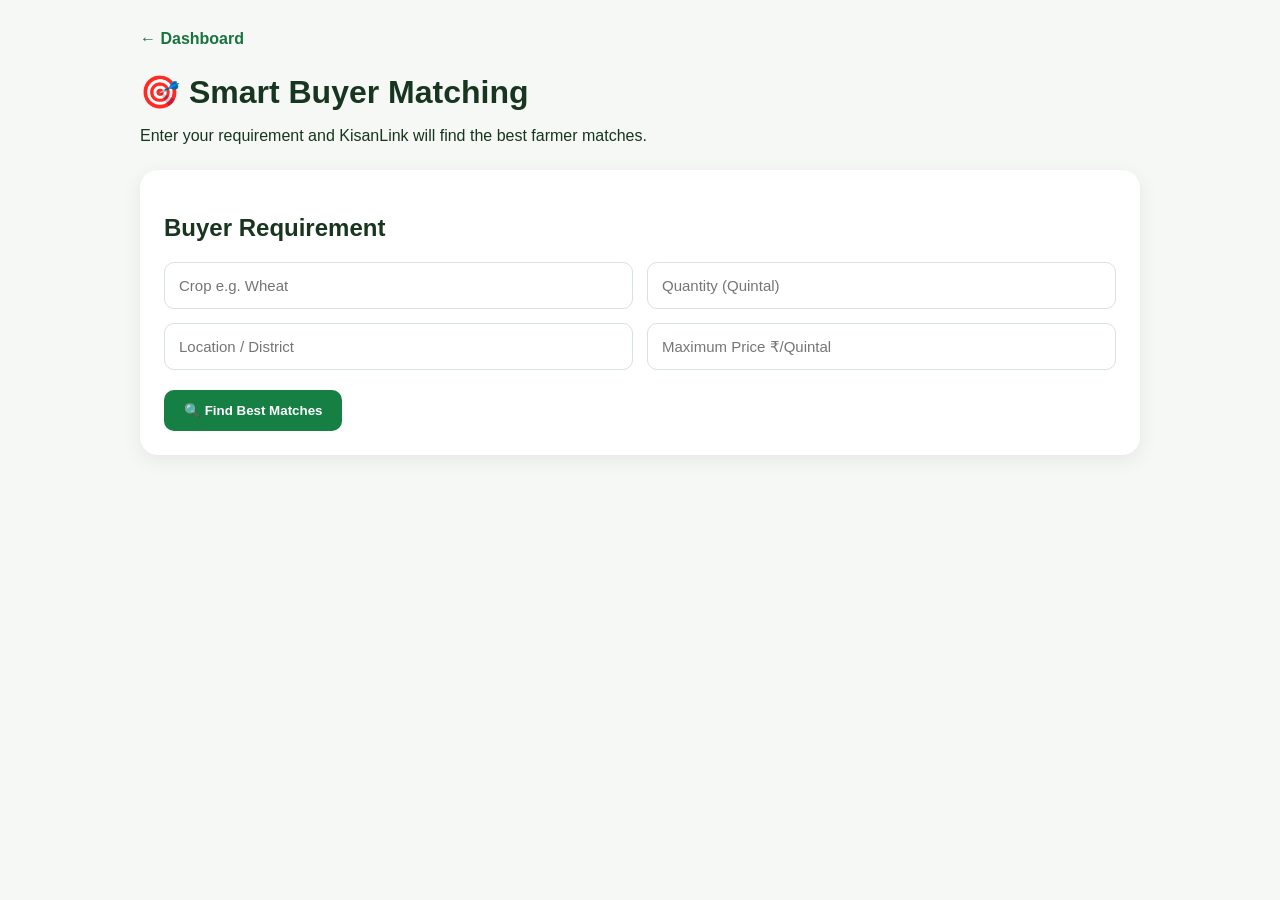
<file: frontend/matching.html>
﻿<!DOCTYPE html>
<html>
<head>
<meta charset="UTF-8">
<title>KisanLink - Smart Matching</title>
<link rel="stylesheet" href="./css/matching.css">
</head>
<body>

<div class="match-page">
    <a href="buyer-dashboard.html" class="back">← Dashboard</a>

    <div class="hero">
        <h1>🎯 Smart Buyer Matching</h1>
        <p>Enter your requirement and KisanLink will find the best farmer matches.</p>
    </div>

    <div class="requirement-box">
        <h2>Buyer Requirement</h2>

        <div class="grid">
            <input id="crop" placeholder="Crop e.g. Wheat">
            <input id="quantity" type="number" placeholder="Quantity (Quintal)">
            <input id="location" placeholder="Location / District">
            <input id="price" type="number" placeholder="Maximum Price ₹/Quintal">
        </div>

        <button onclick="findMatches()">🔍 Find Best Matches</button>
    </div>

    <div id="results" class="results hidden">
        <h2>🏆 KisanLink Matching Results</h2>
        <p id="summary"></p>
        <div id="matchList"></div>
    </div>
</div>

<script src="./js/matching.js?v=3"></script>
</body>
</html>
</file>
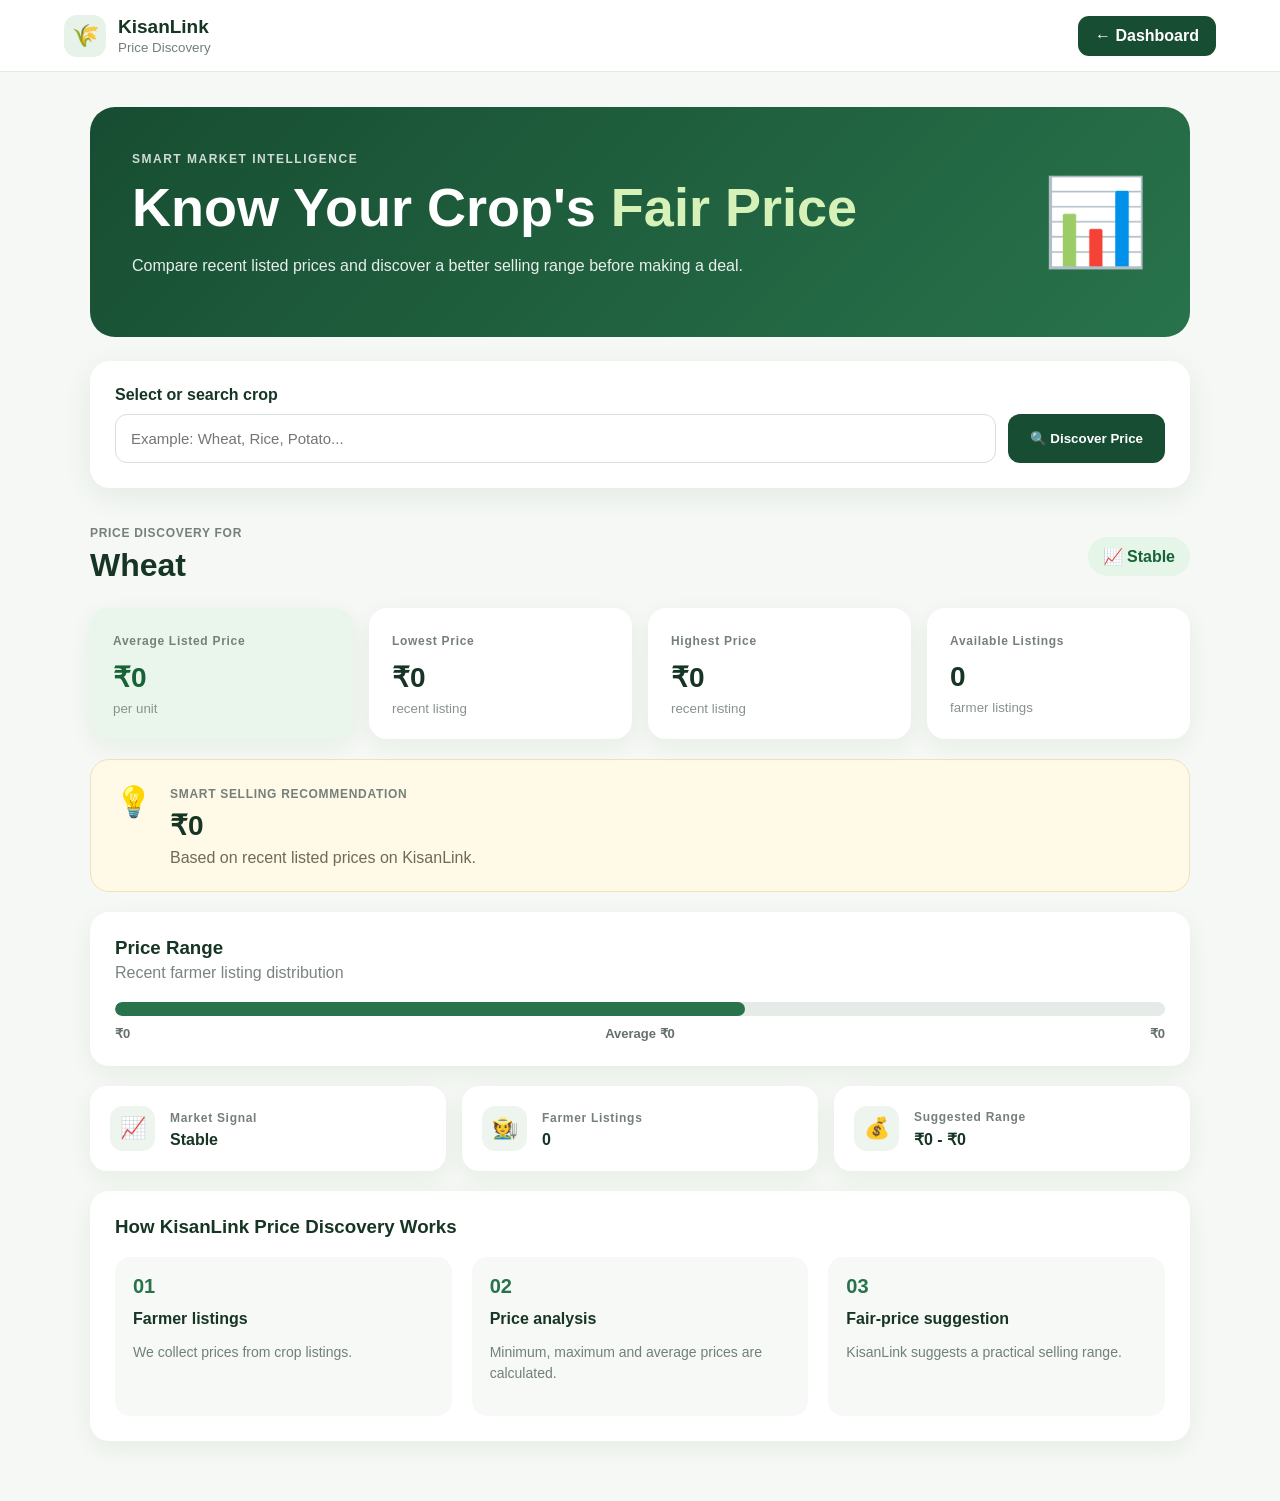
<file: frontend/price-discovery.html>
﻿<!DOCTYPE html>
<html lang="en">
<head>
    <meta charset="UTF-8">
    <meta name="viewport" content="width=device-width, initial-scale=1.0">
    <title>KisanLink - Price Discovery</title>

    <link rel="stylesheet" href="./css/price-discovery.css">
</head>

<body>

<header class="topbar">

    <div class="brand">
        <div class="brand-icon">🌾</div>
        <div>
            <strong>KisanLink</strong>
            <small>Price Discovery</small>
        </div>
    </div>

    <a href="farmer-dashboard.html" class="back-btn">
        ← Dashboard
    </a>

</header>


<main class="container">

    <section class="hero">

        <div>
            <span class="eyebrow">SMART MARKET INTELLIGENCE</span>

            <h1>
                Know Your Crop's
                <span>Fair Price</span>
            </h1>

            <p>
                Compare recent listed prices and discover a better
                selling range before making a deal.
            </p>
        </div>

        <div class="hero-icon">
            📊
        </div>

    </section>


    <section class="search-card">

        <label for="cropSearch">
            Select or search crop
        </label>

        <div class="search-row">

            <input
                id="cropSearch"
                type="text"
                placeholder="Example: Wheat, Rice, Potato..."
            >

            <button type="button" id="searchBtn">
                🔍 Discover Price
            </button>

        </div>

    </section>


    <section id="loading" class="message hidden">
        Loading market information...
    </section>


    <section id="errorBox" class="message error hidden"></section>


    <section id="emptyBox" class="message hidden">
        No price information found for this crop.
        Try another crop.
    </section>


    <section id="priceResult" class="hidden">

        <div class="crop-heading">

            <div>
                <span>PRICE DISCOVERY FOR</span>
                <h2 id="resultCrop">Wheat</h2>
            </div>

            <div id="trendBadge" class="trend-badge">
                📈 Stable
            </div>

        </div>


        <div class="price-grid">

            <div class="price-card main-price">

                <span>Average Listed Price</span>

                <strong id="averagePrice">
                    ₹0
                </strong>

                <small>
                    per unit
                </small>

            </div>


            <div class="price-card">

                <span>Lowest Price</span>

                <strong id="minimumPrice">
                    ₹0
                </strong>

                <small>
                    recent listing
                </small>

            </div>


            <div class="price-card">

                <span>Highest Price</span>

                <strong id="maximumPrice">
                    ₹0
                </strong>

                <small>
                    recent listing
                </small>

            </div>


            <div class="price-card">

                <span>Available Listings</span>

                <strong id="listingCount">
                    0
                </strong>

                <small>
                    farmer listings
                </small>

            </div>

        </div>


        <div class="recommendation">

            <div class="recommendation-icon">
                💡
            </div>

            <div>

                <span>SMART SELLING RECOMMENDATION</span>

                <h3 id="suggestedPrice">
                    ₹0
                </h3>

                <p id="recommendationText">
                    Based on recent listed prices on KisanLink.
                </p>

            </div>

        </div>


        <div class="range-card">

            <div class="section-title">

                <div>
                    <h3>Price Range</h3>
                    <p>Recent farmer listing distribution</p>
                </div>

            </div>

            <div class="range-bar">

                <div class="range-fill" id="rangeFill"></div>

            </div>

            <div class="range-labels">

                <span id="rangeMin">₹0</span>

                <span id="rangeAverage">Average ₹0</span>

                <span id="rangeMax">₹0</span>

            </div>

        </div>


        <div class="insight-grid">

            <div class="insight-card">

                <div class="insight-icon">📈</div>

                <div>
                    <span>Market Signal</span>
                    <strong id="marketSignal">
                        Stable
                    </strong>
                </div>

            </div>


            <div class="insight-card">

                <div class="insight-icon">🧑‍🌾</div>

                <div>
                    <span>Farmer Listings</span>
                    <strong id="farmerListings">
                        0
                    </strong>
                </div>

            </div>


            <div class="insight-card">

                <div class="insight-icon">💰</div>

                <div>
                    <span>Suggested Range</span>
                    <strong id="suggestedRange">
                        ₹0 - ₹0
                    </strong>
                </div>

            </div>

        </div>

    </section>


    <section class="info-card">

        <h3>How KisanLink Price Discovery Works</h3>

        <div class="steps">

            <div>
                <b>01</b>
                <span>Farmer listings</span>
                <p>We collect prices from crop listings.</p>
            </div>

            <div>
                <b>02</b>
                <span>Price analysis</span>
                <p>Minimum, maximum and average prices are calculated.</p>
            </div>

            <div>
                <b>03</b>
                <span>Fair-price suggestion</span>
                <p>KisanLink suggests a practical selling range.</p>
            </div>

        </div>

    </section>

</main>


<script src="./js/price-discovery.js?v=2"></script>

</body>
</html>
</file>
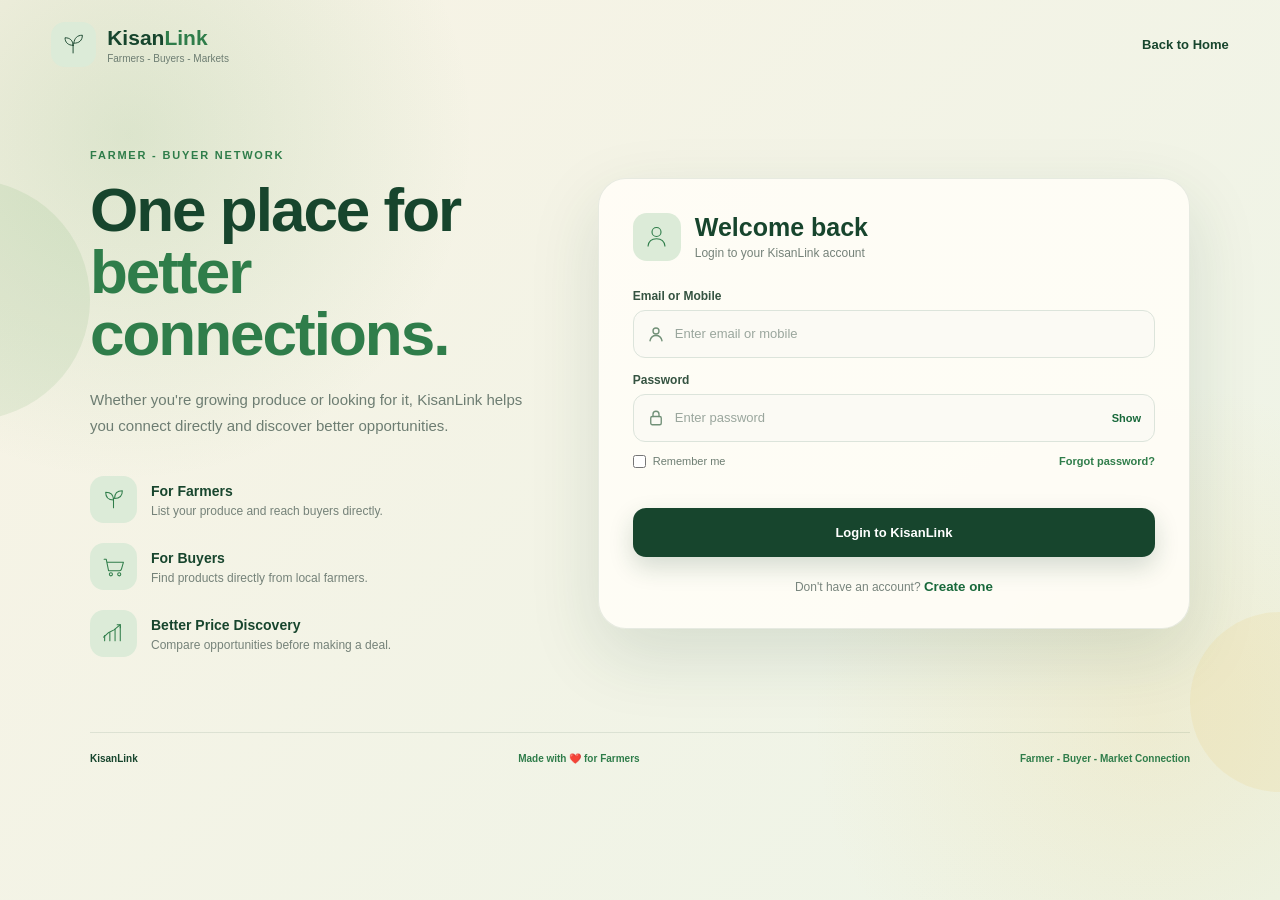
<file: frontend/requests.html>
﻿<!DOCTYPE html>
<html lang="en">

<head>
    <meta charset="UTF-8">
    <meta name="viewport" content="width=device-width, initial-scale=1.0">

    <title>KisanLink - Requests</title>

    <link rel="stylesheet" href="css/requests.css">
</head>

<body>

    <header class="topbar">

        <a href="farmer-dashboard.html" class="back-btn">
            ← Dashboard
        </a>

        <div class="brand">
            🌾 KisanLink
        </div>

        <div class="top-user">
            <span id="topUserName">Loading...</span>
        </div>

    </header>


    <main class="requests-container">

        <section class="page-heading">

            <div>
                <p class="eyebrow">KISANLINK MARKETPLACE</p>

                <h1 id="pageTitle">
                    Buyer Requests
                </h1>

                <p id="pageSubtitle">
                    Manage incoming crop purchase requests
                </p>
            </div>

            <div class="request-count">
                <strong id="requestCount">0</strong>
                <span>Requests</span>
            </div>

        </section>


        <section id="requestsFeed" class="requests-feed">

            <div class="loading-card">
                <div class="loader"></div>
                <p>Loading requests...</p>
            </div>

        </section>

    </main>


    <script src="js/requests.js?v=2"></script>

</body>

</html>
</file>
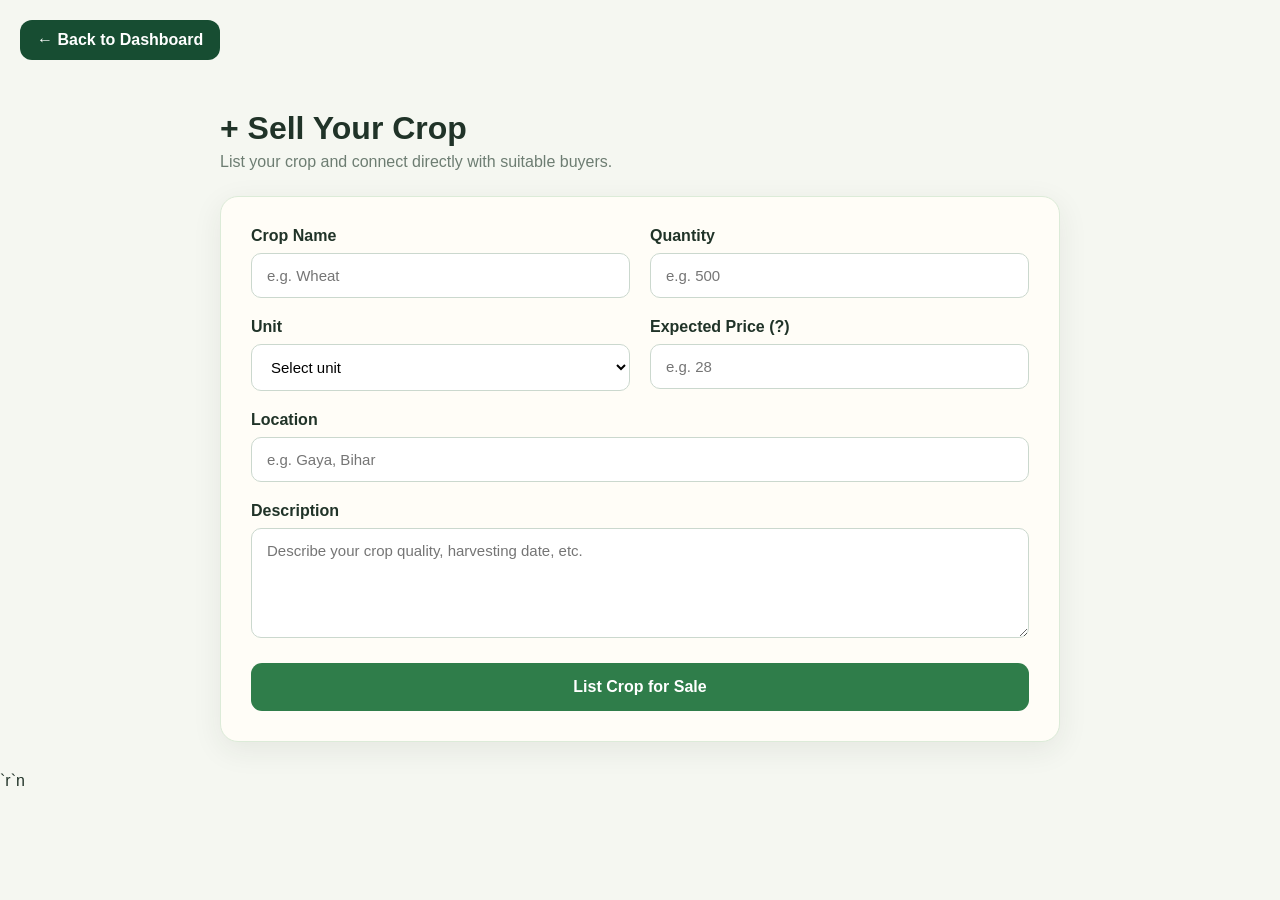
<file: frontend/sell-crop.html>
﻿<!DOCTYPE html>
<html lang="en">
<head>
    <meta charset="UTF-8">
    <meta name="viewport" content="width=device-width, initial-scale=1.0">
    <title>Sell Crop | KisanLink</title>
    <link rel="stylesheet" href="./css/dashboard.css">
    <style>
        .sell-page {
            padding: 30px;
            max-width: 900px;
            margin: auto;
        }

        .sell-header {
            margin-bottom: 25px;
        }

        .sell-header h1 {
            margin-bottom: 6px;
        }

        .sell-header p {
            color: #6d7d72;
        }

        .crop-form-card {
            background: #fffdf7;
            border-radius: 18px;
            padding: 30px;
            box-shadow: 0 8px 30px rgba(32, 51, 40, 0.08);
            border: 1px solid #dcebd8;
        }

        .form-grid {
            display: grid;
            grid-template-columns: 1fr 1fr;
            gap: 20px;
        }

        .form-group {
            display: flex;
            flex-direction: column;
            gap: 8px;
        }

        .form-group.full {
            grid-column: 1 / -1;
        }

        .form-group label {
            font-weight: 600;
            color: #203328;
        }

        .form-group input,
        .form-group select,
        .form-group textarea {
            padding: 13px 15px;
            border: 1px solid #cbd8ce;
            border-radius: 10px;
            font-size: 15px;
            font-family: inherit;
            background: white;
            outline: none;
        }

        .form-group input:focus,
        .form-group select:focus,
        .form-group textarea:focus {
            border-color: #2f7d4a;
        }

        .form-group textarea {
            min-height: 110px;
            resize: vertical;
        }

        .submit-btn {
            margin-top: 25px;
            width: 100%;
            padding: 15px;
            border: none;
            border-radius: 11px;
            background: #2f7d4a;
            color: white;
            font-size: 16px;
            font-weight: 700;
            cursor: pointer;
        }

        .submit-btn:hover {
            background: #17452d;
        }

        .message {
            margin-top: 15px;
            padding: 12px;
            border-radius: 10px;
            display: none;
        }

        @media (max-width: 700px) {
            .sell-page {
                padding: 20px;
            }

            .form-grid {
                grid-template-columns: 1fr;
            }

            .form-group.full {
                grid-column: auto;
            }
        }
    </style>
</head>

<body><a href="farmer-dashboard.html" style="display:inline-block;margin:20px;padding:11px 17px;background:#174d32;color:white;text-decoration:none;border-radius:12px;font-weight:bold;">← Back to Dashboard</a>

<div class="sell-page">

    <div class="sell-header">
        <h1>+ Sell Your Crop</h1>
        <p>List your crop and connect directly with suitable buyers.</p>
    </div>

    <div class="crop-form-card">

        <form id="sellCropForm">

            <div class="form-grid">

                <div class="form-group">
                    <label for="cropName">Crop Name</label>
                    <input
                        type="text"
                        id="cropName"
                        placeholder="e.g. Wheat"
                        required
                    >
                </div>

                <div class="form-group">
                    <label for="quantity">Quantity</label>
                    <input
                        type="number"
                        id="quantity"
                        placeholder="e.g. 500"
                        min="1"
                        step="0.01"
                        required
                    >
                </div>

                <div class="form-group">
                    <label for="unit">Unit</label>
                    <select id="unit" required>
                        <option value="">Select unit</option>
                        <option value="kg">Kilogram (kg)</option>
                        <option value="quintal">Quintal</option>
                        <option value="ton">Ton</option>
                    </select>
                </div>

                <div class="form-group">
                    <label for="price">Expected Price (?)</label>
                    <input
                        type="number"
                        id="price"
                        placeholder="e.g. 28"
                        min="1"
                        step="0.01"
                        required
                    >
                </div>

                <div class="form-group full">
                    <label for="location">Location</label>
                    <input
                        type="text"
                        id="location"
                        placeholder="e.g. Gaya, Bihar"
                        required
                    >
                </div>

                <div class="form-group full">
                    <label for="description">Description</label>
                    <textarea
                        id="description"
                        placeholder="Describe your crop quality, harvesting date, etc."
                    ></textarea>
                </div>

            </div>

            <button type="submit" class="submit-btn">
                List Crop for Sale
            </button>

            <div id="message" class="message"></div>

        </form>

    </div>

</div>



<script src="js/sell-crop.js?v=2"></script>`r`n</body>
</html>
</file>
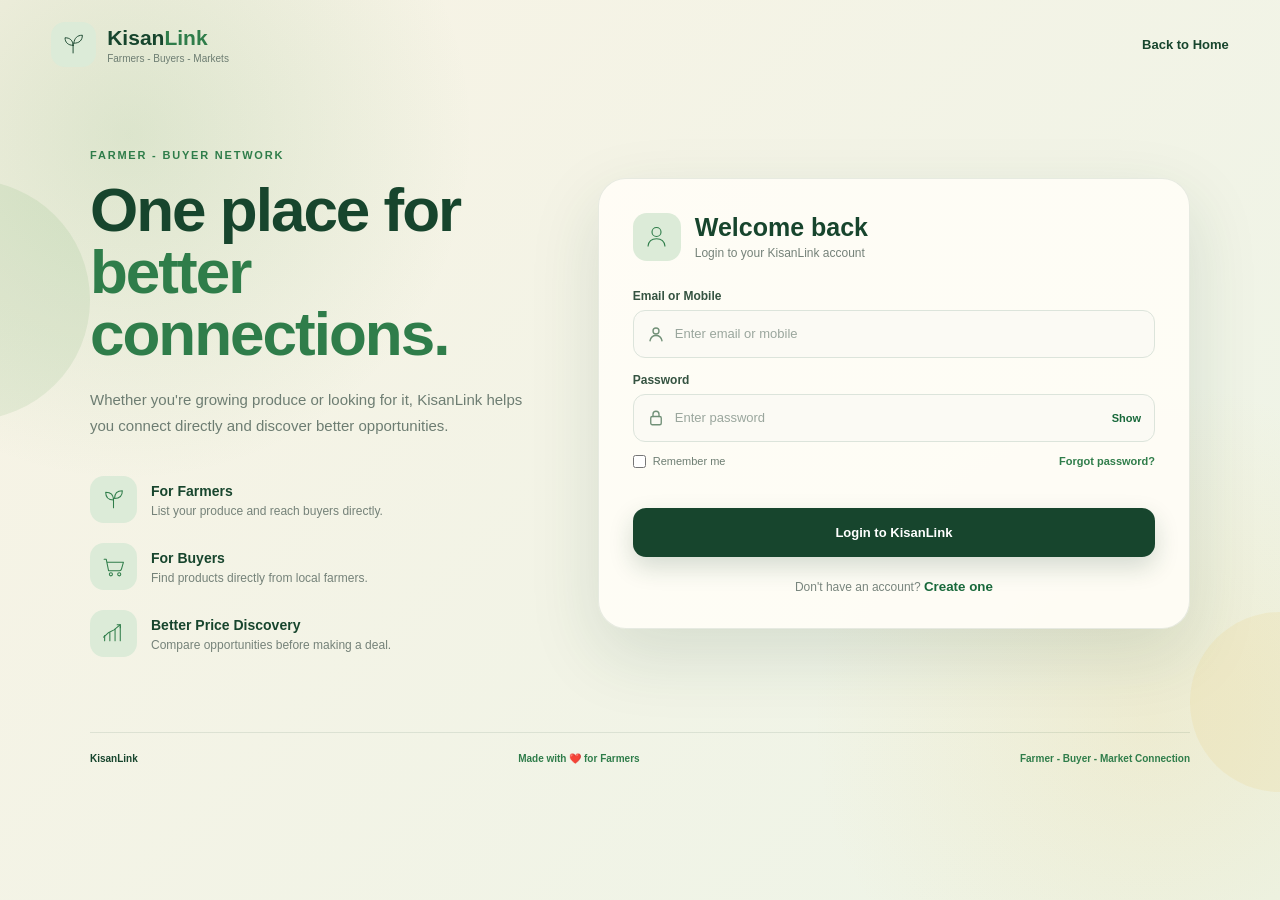
<file: frontend/settings.html>
﻿<!DOCTYPE html>
<html lang="en">
<head>
    <meta charset="UTF-8">
    <meta name="viewport" content="width=device-width, initial-scale=1.0">
    <title>KisanLink - Settings</title>

    <link rel="stylesheet" href="css/dashboard.css">
    <link rel="stylesheet" href="css/settings.css">
</head>

<body>

<div class="settings-layout">

    <!-- SIDEBAR -->
    <aside class="sidebar">

        <div class="sidebar-logo">
            <div class="logo-mark">K</div>

            <div class="sidebar-brand-text">
                <strong>KisanLink</strong>
                <small id="panelLabel">Panel</small>
            </div>
        </div>

        <nav class="sidebar-nav">

            <a href="farmer-dashboard.html" class="nav-item dashboard-link">
                <span class="nav-icon">⌂</span>
                <span>Dashboard</span>
            </a>

            <a href="sell-crop.html" class="nav-item farmer-only">
                <span class="nav-icon">＋</span>
                <span>Sell Crop</span>
            </a>

            <a href="market.html" class="nav-item">
                <span class="nav-icon">🛒</span>
                <span>Buy / Market</span>
            </a>

            <a href="requests.html" class="nav-item">
                <span class="nav-icon">💬</span>
                <span>Requests</span>
            </a>

            <a href="price-discovery.html" class="nav-item">
                <span class="nav-icon">₹</span>
                <span>Market Prices</span>
            </a>

            <a href="history.html" class="nav-item">
                <span class="nav-icon">▣</span>
                <span>History</span>
            </a>

            <a href="settings.html" class="nav-item active">
                <span class="nav-icon">⚙</span>
                <span>Settings</span>
            </a>

        </nav>

        <a href="auth.html"
           class="nav-item logout-item"
           onclick="sessionStorage.clear();">
            <span class="nav-icon">↪</span>
            <span>Logout</span>
        </a>

    </aside>


    <!-- MAIN CONTENT -->
    <main class="settings-main">

        <div class="settings-header">
            <div>
                <p class="eyebrow">ACCOUNT</p>
                <h1>Settings</h1>
                <p>Manage your KisanLink account and preferences.</p>
            </div>
        </div>


        <!-- PROFILE -->
        <section class="settings-card">

            <div class="card-title">
                <div class="settings-icon">👤</div>

                <div>
                    <h2>Profile</h2>
                    <p>Your KisanLink account information</p>
                </div>
            </div>

            <div class="profile-box">

                <div class="profile-avatar" id="profileAvatar">
                    K
                </div>

                <div class="profile-info">

                    <h3 id="profileName">
                        KisanLink User
                    </h3>

                    <p id="profileRole">
                        Account
                    </p>

                </div>

            </div>

        </section>


        <!-- ACCOUNT -->
        <section class="settings-card">

            <div class="card-title">
                <div class="settings-icon">🔐</div>

                <div>
                    <h2>Account</h2>
                    <p>Account and login information</p>
                </div>
            </div>

            <div class="setting-row">

                <div>
                    <strong>Account Status</strong>
                    <span>Your KisanLink account is active.</span>
                </div>

                <span class="status-active">
                    Active
                </span>

            </div>

            <div class="setting-row">

                <div>
                    <strong>Role</strong>
                    <span id="accountRole">
                        —
                    </span>
                </div>

            </div>

        </section>


        <!-- PREFERENCES -->
        <section class="settings-card">

            <div class="card-title">
                <div class="settings-icon">⚙</div>

                <div>
                    <h2>Preferences</h2>
                    <p>Customize your KisanLink experience</p>
                </div>
            </div>

            <div class="setting-row">

                <div>
                    <strong>Notifications</strong>
                    <span>Receive updates about requests and deals.</span>
                </div>

                <label class="switch">
                    <input type="checkbox" id="notificationToggle" checked>
                    <span class="slider"></span>
                </label>

            </div>

        </section>


        <!-- ACTIONS -->
        <section class="settings-card danger-card">

            <div class="card-title">

                <div class="settings-icon">↪</div>

                <div>
                    <h2>Session</h2>
                    <p>Leave your KisanLink account</p>
                </div>

            </div>

            <button class="logout-button" id="logoutButton">
                Logout
            </button>

        </section>

    </main>

</div>


<script src="js/role-guard.js"></script>
<script src="js/dashboard-role.js"></script>
<script src="js/settings.js"></script>

</body>
</html>
</file>
<file: frontend/css/style.css>
﻿* {
    margin: 0;
    padding: 0;
    box-sizing: border-box;
}

:root {
    --forest: #17452d;
    --green: #2f7d4a;
    --leaf: #63a35c;
    --sage: #dcebd8;
    --cream: #f8f3e5;
    --earth: #8b6848;
    --sun: #e9bd55;
    --text: #203328;
    --muted: #6d7d72;
    --white: #fffdf7;
}

html {
    scroll-behavior: smooth;
}

body {
    font-family: Arial, Helvetica, sans-serif;
    color: var(--text);
    background: var(--cream);
    overflow-x: hidden;
}

/* =========================
   BACKGROUND
========================= */

.garden-bg {
    position: fixed;
    inset: 0;
    pointer-events: none;
    z-index: -1;
    background:
        radial-gradient(circle at 85% 12%, rgba(99,163,92,.20), transparent 24%),
        radial-gradient(circle at 8% 55%, rgba(233,189,85,.13), transparent 22%),
        linear-gradient(135deg, #f8f3e5, #edf4e7);
}

/* =========================
   NAVBAR
========================= */

.navbar {`r`n    position: relative;`r`n    z-index: 1000;
    width: min(1180px, 92%);
    margin: 18px auto 0;
    padding: 14px 18px;
    display: flex;
    align-items: center;
    justify-content: space-between;
    background: rgba(255,253,247,.82);
    backdrop-filter: blur(14px);
    border: 1px solid rgba(23,69,45,.10);
    border-radius: 20px;
    box-shadow: 0 10px 35px rgba(23,69,45,.08);
}

.brand {
    display: flex;
    align-items: center;
    gap: 11px;
}

.brand-icon {
    width: 45px;
    height: 45px;
    display: grid;
    place-items: center;
    font-size: 25px;
    border-radius: 14px;
    background: var(--sage);
}

.brand h1 {
    font-size: 21px;
    color: var(--forest);
}

.brand h1 span {
    color: var(--green);
}

.brand p {
    margin-top: 3px;
    font-size: 10px;
    color: var(--muted);
}

.navbar nav {
    display: flex;
    gap: 30px;
}

.navbar nav a {
    text-decoration: none;
    color: #506157;
    font-size: 14px;
    font-weight: 600;
}

.navbar nav a:hover {
    color: var(--green);
}

.nav-actions {
    display: flex;
    align-items: center;
    gap: 9px;
}

button {
    border: none;
    cursor: pointer;
    font-family: inherit;
}

.theme-btn {
    width: 38px;
    height: 38px;
    border-radius: 12px;
    background: var(--sage);
}

.login-btn,
.signup-btn {
    position: relative;
    z-index: 1001;
    cursor: pointer;
    padding: 11px 17px;
    border-radius: 12px;
    font-weight: 700;
}

.login-btn {
    background: transparent;
    color: var(--forest);
}

.signup-btn {
    background: var(--forest);
    color: white;
}

/* =========================
   HERO
========================= */

.hero {
    width: min(1180px, 92%);
    margin: 70px auto 90px;
    min-height: 560px;
    display: grid;
    grid-template-columns: 1.05fr .95fr;
    align-items: center;
    gap: 50px;
}

.eyebrow,
.section-heading > span,
.market-heading > div > span,
.cta > span {
    color: var(--green);
    font-size: 11px;
    font-weight: 800;
    letter-spacing: 1.8px;
}

.hero h2 {
    margin-top: 18px;
    font-size: clamp(45px, 5vw, 70px);
    line-height: .98;
    letter-spacing: -3px;
    color: var(--forest);
}

.hero h2 span {
    color: var(--green);
}

.hero-content > p {
    max-width: 540px;
    margin: 24px 0;
    color: var(--muted);
    font-size: 17px;
    line-height: 1.7;
}

.hero-buttons {
    display: flex;
    gap: 12px;
}

.primary-btn,
.secondary-btn {
    padding: 14px 22px;
    border-radius: 14px;
    font-weight: 800;
    font-size: 14px;
}

.primary-btn {
    background: var(--forest);
    color: white;
    box-shadow: 0 10px 25px rgba(23,69,45,.22);
}

.secondary-btn {
    background: var(--white);
    color: var(--forest);
    border: 1px solid rgba(23,69,45,.13);
}

.trust-row {
    display: flex;
    gap: 35px;
    margin-top: 45px;
}

.trust-row div {
    display: flex;
    flex-direction: column;
    gap: 5px;
}

.trust-row strong {
    color: var(--forest);
    font-size: 20px;
}

.trust-row span {
    color: var(--muted);
    font-size: 11px;
}

/* =========================
   FARM CARD
========================= */

.hero-visual {
    position: relative;
    min-height: 470px;
    display: grid;
    place-items: center;
}

.sun {
    position: absolute;
    top: 20px;
    right: 45px;
    width: 105px;
    height: 105px;
    border-radius: 50%;
    background: rgba(233,189,85,.55);
    filter: blur(1px);
}

.farm-card {
    position: relative;
    width: min(390px, 100%);
    padding: 27px;
    border-radius: 30px;
    background: var(--white);
    border: 1px solid rgba(23,69,45,.10);
    box-shadow: 0 25px 60px rgba(23,69,45,.15);
    z-index: 2;
}

.farm-top {
    display: flex;
    justify-content: space-between;
    color: var(--muted);
    font-size: 12px;
}

.live {
    color: var(--green);
    font-weight: 800;
}

.farm-card h3 {
    margin-top: 38px;
    font-size: 25px;
    color: var(--forest);
}

.price {
    margin-top: 7px;
    font-size: 48px;
    font-weight: 900;
    color: var(--forest);
}

.price small {
    font-size: 14px;
    color: var(--muted);
}

.price-change {
    display: inline-block;
    margin: 5px 0 25px;
    padding: 7px 10px;
    border-radius: 8px;
    background: var(--sage);
    color: var(--green);
    font-size: 11px;
    font-weight: 700;
}

.market-row {
    display: flex;
    justify-content: space-between;
    padding: 14px 0;
    border-top: 1px solid #e8ece5;
    font-size: 12px;
}

.market-row strong {
    color: var(--forest);
}

.market-btn {
    width: 100%;
    margin-top: 15px;
    padding: 13px;
    border-radius: 12px;
    background: var(--green);
    color: white;
    font-weight: 800;
}

.leaf {
    position: absolute;
    font-size: 42px;
}

.leaf-one {
    left: 5%;
    bottom: 8%;
    transform: rotate(-25deg);
}

.leaf-two {
    right: 0;
    bottom: 18%;
    transform: rotate(30deg);
}

.leaf-three {
    top: 15%;
    left: 2%;
    font-size: 30px;
}

/* =========================
   FEATURES
========================= */

.features {
    width: min(1180px, 92%);
    margin: 0 auto 100px;
}

.section-heading {
    text-align: center;
    max-width: 650px;
    margin: auto;
}

.section-heading h2 {
    margin: 13px 0;
    font-size: 40px;
    color: var(--forest);
}

.section-heading h2 em {
    color: var(--green);
    font-style: normal;
}

.section-heading p {
    color: var(--muted);
    line-height: 1.6;
}

.feature-grid {
    margin-top: 42px;
    display: grid;
    grid-template-columns: repeat(4, 1fr);
    gap: 16px;
}

.feature-card {
    padding: 25px;
    min-height: 260px;
    border-radius: 22px;
    transition: transform .25s ease, box-shadow .25s ease;
}

.feature-card:hover {
    transform: translateY(-7px);
    box-shadow: 0 18px 40px rgba(23,69,45,.10);
}

.feature-card.green {
    background: #d9ead5;
}

.feature-card.cream {
    background: #fff8e8;
}

.feature-card.yellow {
    background: #f5e6b9;
}

.feature-card.sage {
    background: #dce7dd;
}

.feature-icon {
    font-size: 31px;
}

.feature-card h3 {
    margin: 25px 0 10px;
    color: var(--forest);
    font-size: 18px;
}

.feature-card p {
    color: #66756a;
    font-size: 13px;
    line-height: 1.65;
}

.feature-card a {
    display: inline-block;
    margin-top: 18px;
    color: var(--forest);
    text-decoration: none;
    font-size: 12px;
    font-weight: 800;
}

/* =========================
   MARKET
========================= */

.market-section {
    width: min(1180px, 92%);
    margin: 0 auto 100px;
}

.market-heading {
    display: flex;
    align-items: end;
    justify-content: space-between;
    margin-bottom: 25px;
}

.market-heading h2 {
    margin-top: 9px;
    font-size: 34px;
    color: var(--forest);
}

.view-btn {
    padding: 11px 15px;
    border-radius: 12px;
    background: var(--sage);
    color: var(--forest);
    font-weight: 800;
}

.crop-grid {
    display: grid;
    grid-template-columns: repeat(3, 1fr);
    gap: 15px;
}

.crop-card {
    display: grid;
    grid-template-columns: 52px 1fr auto;
    align-items: center;
    gap: 13px;
    padding: 18px;
    border-radius: 19px;
    background: var(--white);
    border: 1px solid rgba(23,69,45,.08);
}

.crop-icon {
    width: 52px;
    height: 52px;
    display: grid;
    place-items: center;
    border-radius: 15px;
    font-size: 26px;
}

.tomato {
    background: #f5d8cf;
}

.wheat {
    background: #f4e5b8;
}

.potato {
    background: #e3d5c2;
}

.crop-card h3 {
    color: var(--forest);
    font-size: 15px;
}

.crop-card p {
    margin-top: 4px;
    color: var(--muted);
    font-size: 11px;
}

.crop-card > strong {
    color: var(--forest);
}

.crop-card small {
    grid-column: 2 / 4;
    margin-top: -5px;
}

.up {
    color: var(--green);
}

.down {
    color: var(--earth);
}

/* =========================
   CTA
========================= */

.cta {
    position: relative;
    width: min(1180px, 92%);
    margin: 0 auto 70px;
    padding: 80px 30px;
    text-align: center;
    overflow: hidden;
    border-radius: 35px;
    background: var(--forest);
    color: white;
}

.cta > span {
    color: #a8d19e;
}

.cta h2 {
    margin: 15px 0;
    font-size: 46px;
    line-height: 1.05;
}

.cta p {
    max-width: 520px;
    margin: 0 auto 25px;
    color: #c8d8cb;
    line-height: 1.6;
}

.cta-btn {
    padding: 14px 22px;
    border-radius: 13px;
    background: var(--sun);
    color: var(--forest);
    font-weight: 900;
}

.cta-leaves {
    position: absolute;
    right: 35px;
    top: 20px;
    font-size: 80px;
    opacity: .15;
}

/* =========================
   FOOTER
========================= */

footer {
    width: min(1180px, 92%);
    margin: auto;
    padding: 25px 0 35px;
    display: flex;
    align-items: center;
    justify-content: space-between;
    border-top: 1px solid rgba(23,69,45,.10);
    color: var(--muted);
    font-size: 12px;
}

.footer-brand {
    color: var(--forest);
    font-size: 16px;
}

footer > span {
    color: var(--green);
    font-weight: 800;
}

/* =========================
   RESPONSIVE
========================= */

@media (max-width: 900px) {

    .navbar nav {
        display: none;
    }

    .hero {
        grid-template-columns: 1fr;
        margin-top: 45px;
    }

    .hero-content {
        text-align: center;
    }

    .hero-content > p {
        margin-left: auto;
        margin-right: auto;
    }

    .hero-buttons,
    .trust-row {
        justify-content: center;
    }

    .feature-grid {
        grid-template-columns: repeat(2, 1fr);
    }

    .crop-grid {
        grid-template-columns: 1fr;
    }
}

@media (max-width: 600px) {

    .navbar {`r`n    position: relative;`r`n    z-index: 1000;
        padding: 10px;
    }

    .login-btn {
        display: none;
    }

    .hero h2 {
        font-size: 43px;
    }

    .feature-grid {
        grid-template-columns: 1fr;
    }

    .market-heading {
        align-items: start;
        flex-direction: column;
        gap: 15px;
    }

    .cta h2 {
        font-size: 35px;
    }

    footer {
        flex-direction: column;
        gap: 12px;
    }
}
svg {
    width: 1em;
    height: 1em;
    fill: none;
    stroke: currentColor;
    stroke-width: 2;
    stroke-linecap: round;
    stroke-linejoin: round;
}

.brand-icon {
    color: #17452d;
}

.brand-icon svg {
    width: 28px;
    height: 28px;
    stroke-width: 2.2;
}

.theme-btn {
    display: grid;
    place-items: center;
}

.theme-btn svg {
    width: 18px;
    height: 18px;
}

.primary-btn,
.secondary-btn {
    display: inline-flex;
    align-items: center;
    justify-content: center;
    gap: 9px;
}

.primary-btn svg,
.secondary-btn svg {
    width: 19px;
    height: 19px;
}

.eyebrow {
    display: flex;
    align-items: center;
    gap: 8px;
}

.eyebrow-dot {
    width: 7px;
    height: 7px;
    border-radius: 50%;
    background: #63a35c;
}

.opportunity-icon {
    display: inline-flex;
    color: #2f7d4a;
    margin-right: 5px;
}

.opportunity-icon svg {
    width: 18px;
    height: 18px;
}

.farm-top {
    align-items: center;
}

.live {
    display: inline-flex;
    align-items: center;
    gap: 5px;
}

.live i {
    display: block;
    width: 6px;
    height: 6px;
    border-radius: 50%;
    background: #63a35c;
}

.price-change {
    display: inline-flex;
    align-items: center;
    gap: 6px;
}

.price-change svg {
    width: 15px;
    height: 15px;
}

.market-row span {
    display: flex;
    align-items: center;
    gap: 7px;
}

.market-row svg {
    width: 15px;
    height: 15px;
    color: #2f7d4a;
}

.market-btn,
.view-btn {
    display: inline-flex;
    align-items: center;
    justify-content: center;
    gap: 8px;
}

.market-btn svg,
.view-btn svg {
    width: 16px;
    height: 16px;
}

.feature-icon {
    display: grid;
    place-items: center;
}

.feature-icon svg {
    width: 29px;
    height: 29px;
    stroke-width: 2.1;
}

.crop-icon {
    display: grid;
    place-items: center;
}

.crop-icon svg {
    width: 32px;
    height: 32px;
    stroke-width: 1.8;
}

.tomato-icon {
    background: #f5d8cf;
    color: #a34f3c;
}

.wheat-icon {
    background: #f4e5b8;
    color: #94712b;
}

.potato-icon {
    background: #e3d5c2;
    color: #806247;
}

.cta-leaves svg {
    width: 120px;
    height: 120px;
    stroke: #9fc79a;
    stroke-width: 3;
}

.footer-brand {
    display: flex;
    align-items: center;
    gap: 7px;
}

.footer-brand svg {
    width: 23px;
    height: 23px;
    stroke: #2f7d4a;
    stroke-width: 2.3;
}



/* ===== LANDING PAGE BUTTON FIXES ===== */

.nav-actions .login-btn,
.nav-actions .signup-btn {
    text-decoration: none !important;
}

.nav-actions .login-btn:hover,
.nav-actions .signup-btn:hover,
.nav-actions .login-btn:focus,
.nav-actions .signup-btn:focus {
    text-decoration: none !important;
}

.hero-buttons .primary-btn,
.hero-buttons .secondary-btn {
    cursor: pointer;
    text-decoration: none;
}

.hero-buttons .primary-btn:hover,
.hero-buttons .secondary-btn:hover {
    transform: translateY(-2px);
}

/* ===== KISANLINK CROSS-BROWSER FIX ===== */

/* Remove browser/default anchor underline everywhere in navbar */
.nav-actions a.login-btn,
.nav-actions a.signup-btn,
.nav-actions .login-btn,
.nav-actions .signup-btn {
    text-decoration: none !important;
    -webkit-text-decoration: none !important;
    border-bottom: none !important;
    box-shadow: none !important;
}

.nav-actions a.login-btn::before,
.nav-actions a.login-btn::after,
.nav-actions a.signup-btn::before,
.nav-actions a.signup-btn::after {
    text-decoration: none !important;
    border: none !important;
    box-shadow: none !important;
}

/* Keep navbar buttons clickable */
.nav-actions .login-btn,
.nav-actions .signup-btn {
    cursor: pointer;
}

/* Theme button */
.theme-btn {
    cursor: pointer;
    user-select: none;
}


/* =========================================================
   KISANLINK FINAL LANDING PAGE FIX
   ========================================================= */

/* ---------- LOGIN / GET STARTED ---------- */

.nav-actions a.login-btn,
.nav-actions a.signup-btn,
.nav-actions a.login-btn:link,
.nav-actions a.signup-btn:link,
.nav-actions a.login-btn:visited,
.nav-actions a.signup-btn:visited,
.nav-actions a.login-btn:hover,
.nav-actions a.signup-btn:hover,
.nav-actions a.login-btn:active,
.nav-actions a.signup-btn:active,
.nav-actions a.login-btn:focus,
.nav-actions a.signup-btn:focus {
    text-decoration: none !important;
    -webkit-text-decoration: none !important;
    border-bottom: 0 !important;
    outline: none !important;
    box-shadow: none !important;
}

/* Remove possible browser/pseudo-element underline */
.nav-actions .login-btn::before,
.nav-actions .login-btn::after,
.nav-actions .signup-btn::before,
.nav-actions .signup-btn::after {
    content: none !important;
    display: none !important;
    border: 0 !important;
    text-decoration: none !important;
}

/* ---------- THEME BUTTON ---------- */

.theme-btn {
    cursor: pointer !important;
    border: none;
    outline: none;
}

/* ---------- DARK MODE ---------- */

html.dark-mode body,
body.dark-mode {
    background: #101814 !important;
    color: #edf5ef !important;
}

html.dark-mode .navbar,
body.dark-mode .navbar {
    background: rgba(16, 24, 20, 0.95) !important;
}

html.dark-mode .navbar nav a {
    color: #cbd8cf !important;
}

html.dark-mode .nav-actions,
body.dark-mode .nav-actions {
    color: #edf5ef;
}

html.dark-mode .login-btn,
body.dark-mode .login-btn {
    color: #dcebe1 !important;
}

html.dark-mode .signup-btn,
body.dark-mode .signup-btn {
    color: #ffffff !important;
}

html.dark-mode .hero,
body.dark-mode .hero {
    background: #101814 !important;
}

html.dark-mode .hero h1,
body.dark-mode .hero h1 {
    color: #f1f7f2 !important;
}

html.dark-mode .hero p,
body.dark-mode .hero p {
    color: #b9c8be !important;
}

html.dark-mode .farm-card,
body.dark-mode .farm-card {
    background: #18231d !important;
    color: #edf5ef !important;
    border-color: #2c3b31 !important;
}

html.dark-mode .farm-card h3,
body.dark-mode .farm-card h3 {
    color: #f1f7f2 !important;
}

html.dark-mode .farm-card .price,
body.dark-mode .farm-card .price {
    color: #ffffff !important;
}

html.dark-mode .farm-card .price-change,
body.dark-mode .farm-card .price-change {
    color: #79c98f !important;
}

html.dark-mode .market-row,
body.dark-mode .market-row {
    color: #cbd8cf !important;
}

html.dark-mode .market-row strong,
body.dark-mode .market-row strong {
    color: #f1f7f2 !important;
}

html.dark-mode .theme-btn,
body.dark-mode .theme-btn {
    background: #26382c !important;
    color: #ffffff !important;
}

html.dark-mode .hero-buttons .secondary-btn,
body.dark-mode .hero-buttons .secondary-btn {
    color: #eaf4ed !important;
    border-color: #45624e !important;
}

html.dark-mode .sun {
    opacity: 0.12;
}

html.dark-mode .hero::before,
body.dark-mode .hero::before {
    opacity: 0.08;
}

/* ---------- SMOOTH THEME CHANGE ---------- */

body,
.navbar,
.farm-card,
.theme-btn,
.hero,
.hero h1,
.hero p,
.market-row {
    transition:
        background-color 0.25s ease,
        color 0.25s ease,
        border-color 0.25s ease;
}

/* ===== FINAL NAV LINK FIX ===== */

.nav-actions .login-btn,
.nav-actions .signup-btn,
.nav-actions .login-btn:link,
.nav-actions .signup-btn:link,
.nav-actions .login-btn:visited,
.nav-actions .signup-btn:visited,
.nav-actions .login-btn:hover,
.nav-actions .signup-btn:hover,
.nav-actions .login-btn:active,
.nav-actions .signup-btn:active,
.nav-actions .login-btn:focus,
.nav-actions .signup-btn:focus {
    text-decoration: none !important;
    -webkit-text-decoration: none !important;
    text-decoration-line: none !important;
    text-decoration-style: none !important;
    text-decoration-thickness: 0 !important;
    border-bottom: none !important;
}

.nav-actions .login-btn::before,
.nav-actions .login-btn::after,
.nav-actions .signup-btn::before,
.nav-actions .signup-btn::after {
    display: none !important;
    content: none !important;
}

/* Dark button removed */
.theme-btn {
    display: none !important;
}
</file>
<file: frontend/css/auth.css>
﻿.auth-page {
    min-height: 100vh;
    position: relative;
    overflow: hidden;
    background:
        radial-gradient(circle at 10% 15%, rgba(99,163,92,.18), transparent 25%),
        radial-gradient(circle at 90% 80%, rgba(233,189,85,.15), transparent 25%),
        linear-gradient(135deg, #f8f3e5, #edf4e7);
}

.auth-navbar {
    width: min(1180px, 92%);
    margin: auto;
    padding: 22px 0;
    display: flex;
    align-items: center;
    justify-content: space-between;
}

.auth-brand {
    display: flex;
    align-items: center;
    gap: 11px;
    text-decoration: none;
    color: #17452d;
}

.auth-brand-icon {
    width: 45px;
    height: 45px;
    display: grid;
    place-items: center;
    background: #dcebd8;
    border-radius: 14px;
}

.auth-brand-icon svg {
    width: 27px;
    height: 27px;
    fill: none;
    stroke: #17452d;
    stroke-width: 2.2;
    stroke-linecap: round;
    stroke-linejoin: round;
}

.auth-brand strong {
    display: block;
    font-size: 21px;
}

.auth-brand strong span {
    color: #2f7d4a;
}

.auth-brand small {
    display: block;
    margin-top: 3px;
    color: #6d7d72;
    font-size: 10px;
}

.back-home {
    color: #17452d;
    text-decoration: none;
    font-size: 13px;
    font-weight: 700;
}

.auth-container {
    width: min(1100px, 92%);
    margin: 35px auto 50px;
    display: grid;
    grid-template-columns: .85fr 1.15fr;
    gap: 70px;
    align-items: center;
}

.auth-info {
    padding: 25px 0;
}

.info-label {
    color: #2f7d4a;
    font-size: 11px;
    font-weight: 800;
    letter-spacing: 1.8px;
}

.auth-info h1 {
    margin-top: 18px;
    font-size: clamp(40px, 5vw, 62px);
    line-height: 1;
    letter-spacing: -2px;
    color: #17452d;
}

.auth-info h1 span {
    color: #2f7d4a;
}

.auth-info > p {
    max-width: 470px;
    margin-top: 22px;
    color: #6d7d72;
    line-height: 1.7;
    font-size: 15px;
}

.info-features {
    margin-top: 38px;
    display: grid;
    gap: 20px;
}

.info-feature {
    display: flex;
    align-items: center;
    gap: 14px;
}

.info-icon {
    width: 47px;
    height: 47px;
    flex-shrink: 0;
    display: grid;
    place-items: center;
    border-radius: 14px;
    background: #dcebd8;
    color: #2f7d4a;
}

.info-icon svg {
    width: 25px;
    height: 25px;
    fill: none;
    stroke: currentColor;
    stroke-width: 2;
    stroke-linecap: round;
    stroke-linejoin: round;
}

.info-feature strong {
    color: #17452d;
    font-size: 14px;
}

.info-feature p {
    margin-top: 4px;
    color: #758279;
    font-size: 12px;
}

.auth-card {
    background: rgba(255,253,247,.92);
    border: 1px solid rgba(23,69,45,.10);
    border-radius: 28px;
    padding: 34px;
    box-shadow: 0 25px 70px rgba(23,69,45,.13);
}

.auth-form {
    display: none;
}

.auth-form.active {
    display: block;
}

.form-heading {
    display: flex;
    align-items: center;
    gap: 14px;
    margin-bottom: 28px;
}

.form-icon {
    width: 48px;
    height: 48px;
    display: grid;
    place-items: center;
    border-radius: 14px;
    background: #dcebd8;
    color: #2f7d4a;
}

.form-icon svg {
    width: 27px;
    height: 27px;
    fill: none;
    stroke: currentColor;
    stroke-width: 2;
    stroke-linecap: round;
    stroke-linejoin: round;
}

.form-heading h2 {
    color: #17452d;
    font-size: 25px;
}

.form-heading p {
    margin-top: 4px;
    color: #758279;
    font-size: 12px;
}

.auth-form form > label,
.form-field > label {
    display: block;
    margin: 15px 0 7px;
    color: #355341;
    font-size: 12px;
    font-weight: 800;
}

.input-box {
    height: 48px;
    display: flex;
    align-items: center;
    gap: 10px;
    padding: 0 13px;
    border: 1px solid #dce4db;
    border-radius: 12px;
    background: #fbfaf4;
    transition: .2s;
}

.input-box:focus-within {
    border-color: #63a35c;
    box-shadow: 0 0 0 3px rgba(99,163,92,.10);
}

.input-box > svg {
    width: 18px;
    height: 18px;
    flex-shrink: 0;
    fill: none;
    stroke: #719077;
    stroke-width: 1.8;
    stroke-linecap: round;
    stroke-linejoin: round;
}

.input-box input,
.input-box select {
    width: 100%;
    height: 100%;
    border: none;
    outline: none;
    background: transparent;
    color: #203328;
    font-family: inherit;
    font-size: 13px;
}

.input-box input::placeholder {
    color: #9aa69d;
}

.select-box select {
    appearance: none;
}

.password-toggle {
    background: transparent;
    color: #2f7d4a;
    font-size: 11px;
    font-weight: 800;
}

.form-options {
    margin: 13px 0 20px;
    display: flex;
    justify-content: space-between;
    align-items: center;
    font-size: 11px;
}

.remember {
    display: flex;
    gap: 7px;
    align-items: center;
    color: #6d7d72;
}

.form-options a {
    color: #2f7d4a;
    text-decoration: none;
    font-weight: 700;
}

.auth-submit {
    width: 100%;
    height: 49px;
    margin-top: 20px;
    border-radius: 13px;
    background: #17452d;
    color: white;
    font-size: 13px;
    font-weight: 800;
    box-shadow: 0 10px 25px rgba(23,69,45,.18);
}

.switch-form {
    margin-top: 22px;
    text-align: center;
    color: #78857d;
    font-size: 12px;
}

.switch-form button {
    background: transparent;
    color: #2f7d4a;
    font-weight: 800;
}

.form-grid {
    display: grid;
    grid-template-columns: 1fr 1fr;
    gap: 0 12px;
}

.form-field.full {
    grid-column: 1 / -1;
}

.role-selection {
    display: grid;
    grid-template-columns: 1fr 1fr;
    gap: 10px;
}

.role-card {
    min-height: 105px;
    padding: 15px;
    display: flex;
    flex-direction: column;
    align-items: center;
    justify-content: center;
    gap: 5px;
    border: 1px solid #dce4db;
    border-radius: 14px;
    background: #fbfaf4;
    color: #17452d;
}

.role-card svg {
    width: 28px;
    height: 28px;
    fill: none;
    stroke: currentColor;
    stroke-width: 1.8;
    stroke-linecap: round;
    stroke-linejoin: round;
}

.role-card strong {
    font-size: 13px;
}

.role-card small {
    color: #7c8981;
    font-size: 10px;
}

.role-card.selected {
    border: 2px solid #2f7d4a;
    background: #e8f2e4;
}

.terms {
    margin-top: 18px;
    display: flex;
    gap: 8px;
    align-items: flex-start;
    color: #77847b;
    font-size: 10px;
    line-height: 1.5;
}

.auth-footer {
    width: min(1100px, 92%);
    margin: auto;
    padding: 20px 0 30px;
    border-top: 1px solid rgba(23,69,45,.10);
    display: flex;
    justify-content: space-between;
    color: #77847b;
    font-size: 10px;
}

.auth-footer span:first-child {
    color: #17452d;
    font-weight: 800;
}

.auth-decoration {
    position: absolute;
    border-radius: 50%;
    pointer-events: none;
}

.decoration-one {
    width: 240px;
    height: 240px;
    top: 20%;
    left: -150px;
    background: rgba(99,163,92,.12);
}

.decoration-two {
    width: 180px;
    height: 180px;
    right: -90px;
    bottom: 12%;
    background: rgba(233,189,85,.13);
}

@media (max-width: 900px) {
    .auth-container {
        grid-template-columns: 1fr;
        gap: 25px;
        max-width: 650px;
    }

    .auth-info {
        text-align: center;
    }

    .auth-info > p {
        margin-left: auto;
        margin-right: auto;
    }

    .info-features {
        grid-template-columns: 1fr 1fr 1fr;
        text-align: left;
    }
}

@media (max-width: 600px) {
    .auth-navbar {
        padding: 15px 0;
    }

    .auth-container {
        width: 94%;
    }

    .auth-card {
        padding: 22px;
    }

    .form-grid {
        grid-template-columns: 1fr;
    }

    .form-field.full {
        grid-column: auto;
    }

    .info-features {
        grid-template-columns: 1fr;
    }

    .auth-footer {
        flex-direction: column;
        gap: 8px;
        text-align: center;
    }

    .back-home {
        display: none;
    }
}

/* =====================================================
   KISANLINK AUTH FORM FIX
===================================================== */

.auth-form {
    display: none !important;
}

.auth-form.active {
    display: block !important;
}


/* =====================================================
   ROLE SELECTION
===================================================== */

.role-selection {
    display: grid;
    grid-template-columns: 1fr 1fr;
    gap: 10px;
}

.role-card {
    cursor: pointer;
    transition: all 0.2s ease;
}

.role-card:hover {
    transform: translateY(-2px);
}

.role-card.selected {
    border-color: #238b45 !important;
    background: #eaf5e6 !important;
    box-shadow: 0 0 0 1px #238b45 inset;
}

.role-card.selected strong {
    color: #17683a;
}


/* =====================================================
   PASSWORD BUTTON
===================================================== */

.password-toggle {
    cursor: pointer;
    border: 0;
    background: transparent;
    color: #17683a;
    font-weight: 700;
}

.password-toggle:hover {
    color: #0d4d29;
}


/* =====================================================
   SWITCH FORM BUTTON
===================================================== */

.switch-form button {
    cursor: pointer;
    border: 0;
    background: transparent;
    color: #17683a;
    font-weight: 700;
}

.switch-form button:hover {
    text-decoration: underline;
}
</file>
<file: frontend/css/dashboard.css>
﻿* {
    margin: 0;
    padding: 0;
    box-sizing: border-box;
}

:root {
    --forest: #17452d;
    --green: #2f7d4a;
    --leaf: #63a35c;
    --sage: #dcebd8;
    --cream: #f8f3e5;
    --earth: #8b6848;
    --sun: #e9bd55;
    --text: #203328;
    --muted: #6d7d72;
    --white: #fffdf7;
    --border: #e5e8df;
    --shadow: 0 10px 30px rgba(32, 51, 40, 0.07);
}

body {
    font-family: Arial, Helvetica, sans-serif;
    background: #f5f7f1;
    color: var(--text);
}

a {
    text-decoration: none;
    color: inherit;
}

button {
    font-family: inherit;
    cursor: pointer;
}


/* SIDEBAR */

.sidebar {
    position: fixed;
    left: 0;
    top: 0;
    bottom: 0;
    width: 250px;

    background: var(--forest);
    color: white;

    padding: 26px 18px;

    display: flex;
    flex-direction: column;
}

.brand {
    display: flex;
    align-items: center;
    gap: 12px;

    padding: 0 10px 30px;
}

.brand-icon {
    width: 42px;
    height: 42px;

    border-radius: 12px;

    display: grid;
    place-items: center;

    background: var(--sun);
    color: var(--forest);

    font-size: 22px;
    font-weight: 800;
}

.brand h2 {
    font-size: 20px;
}

.brand span {
    display: block;
    margin-top: 3px;

    color: #b9cdbd;
    font-size: 12px;
}

.sidebar-nav {
    display: flex;
    flex-direction: column;
    gap: 6px;
}

.nav-item {
    display: flex;
    align-items: center;
    gap: 13px;

    min-height: 48px;
    padding: 0 13px;

    border-radius: 12px;

    color: #d6e2d8;
    font-size: 14px;

    transition: 0.2s;
}

.nav-item:hover,
.nav-item.active {
    background: rgba(255, 255, 255, 0.12);
    color: white;
}

.nav-item > span:first-child {
    width: 22px;
    text-align: center;
    font-size: 19px;
}

.badge {
    margin-left: auto;

    min-width: 23px;
    height: 23px;

    border-radius: 50%;

    display: grid;
    place-items: center;

    background: var(--sun);
    color: var(--forest);

    font-size: 11px;
    font-weight: 700;
}

.sidebar-bottom {
    margin-top: auto;

    border-top: 1px solid rgba(255,255,255,0.1);
    padding-top: 15px;
}

.logout {
    color: #e7c8c2;
}


/* MAIN */

.main-content {
    margin-left: 250px;
    min-height: 100vh;
}

.topbar {
    height: 86px;

    background: var(--white);
    border-bottom: 1px solid var(--border);

    padding: 0 38px;

    display: flex;
    align-items: center;
    justify-content: space-between;
}

.welcome-small {
    color: var(--muted);
    font-size: 13px;
    margin-bottom: 4px;
}

.topbar h1 {
    font-size: 23px;
}

.top-actions {
    display: flex;
    align-items: center;
    gap: 22px;
}

.icon-button {
    position: relative;

    width: 42px;
    height: 42px;

    border: 1px solid var(--border);
    border-radius: 12px;

    background: white;

    font-size: 20px;
}

.notification-dot {
    position: absolute;
    top: 8px;
    right: 8px;

    width: 7px;
    height: 7px;

    border-radius: 50%;
    background: #d85d48;
}

.profile-mini {
    display: flex;
    align-items: center;
    gap: 10px;
}

.profile-mini strong {
    display: block;
    font-size: 13px;
}

.profile-mini span {
    display: block;
    color: var(--muted);
    font-size: 11px;
    margin-top: 3px;
}

.avatar {
    width: 40px;
    height: 40px;

    border-radius: 50%;

    display: grid;
    place-items: center;

    background: var(--sage);
    color: var(--forest);

    font-weight: 800;
}


/* DASHBOARD */

.dashboard {
    padding: 30px 38px 50px;
}

.dashboard-hero {
    min-height: 210px;

    padding: 30px 38px;

    border-radius: 22px;

    background:
        linear-gradient(110deg, #dcebd8, #edf4df);

    display: flex;
    align-items: center;
    justify-content: space-between;

    overflow: hidden;
}

.hero-label,
.recommendation-label {
    font-size: 10px;
    font-weight: 800;
    letter-spacing: 1.5px;

    color: var(--green);
}

.hero-content h2 {
    margin: 9px 0;

    font-size: 30px;
    line-height: 1.15;

    color: var(--forest);
}

.hero-content p {
    max-width: 470px;

    color: var(--muted);
    font-size: 14px;
    line-height: 1.6;
}

.primary-button {
    margin-top: 18px;

    border: 0;
    border-radius: 10px;

    padding: 12px 18px;

    background: var(--forest);
    color: white;

    font-size: 13px;
    font-weight: 700;
}

.hero-illustration {
    width: 170px;
    height: 170px;

    border-radius: 50%;

    display: grid;
    place-items: center;

    background: rgba(255,255,255,0.55);

    font-size: 90px;
}


/* STATS */

.stats-grid {
    display: grid;
    grid-template-columns: repeat(4, 1fr);
    gap: 16px;

    margin-top: 22px;
}

.stat-card {
    background: var(--white);

    border: 1px solid var(--border);
    border-radius: 16px;

    padding: 20px;

    display: flex;
    align-items: center;
    gap: 15px;

    box-shadow: var(--shadow);
}

.stat-icon {
    width: 48px;
    height: 48px;

    border-radius: 13px;

    display: grid;
    place-items: center;

    font-size: 20px;
    font-weight: 700;
}

.stat-icon.green {
    background: var(--sage);
    color: var(--green);
}

.stat-icon.yellow {
    background: #fff2cf;
    color: #aa7a15;
}

.stat-icon.blue {
    background: #e0edf3;
    color: #477b91;
}

.stat-icon.orange {
    background: #f4e4d5;
    color: var(--earth);
}

.stat-card span {
    color: var(--muted);
    font-size: 12px;
}

.stat-card h3 {
    margin: 4px 0;

    font-size: 22px;
}

.stat-card small {
    color: var(--muted);
    font-size: 10px;
}

.stat-card .positive {
    color: var(--green);
}


/* PANELS */

.content-grid {
    display: grid;
    grid-template-columns: 1.2fr 1fr;
    gap: 20px;

    margin-top: 22px;
}

.panel {
    background: var(--white);

    border: 1px solid var(--border);
    border-radius: 18px;

    padding: 22px;

    box-shadow: var(--shadow);
}

.panel-header {
    display: flex;
    justify-content: space-between;
    align-items: flex-start;

    margin-bottom: 18px;
}

.panel-header h3 {
    font-size: 16px;
}

.panel-header p {
    margin-top: 4px;

    color: var(--muted);
    font-size: 11px;
}

.panel-header a {
    color: var(--green);
    font-size: 11px;
    font-weight: 700;
}


/* CROPS */

.crop-list,
.price-list,
.request-list {
    display: flex;
    flex-direction: column;
}

.crop-row {
    display: flex;
    align-items: center;

    padding: 12px 0;

    border-top: 1px solid var(--border);
}

.crop-image {
    width: 42px;
    height: 42px;

    border-radius: 10px;

    display: grid;
    place-items: center;

    margin-right: 12px;

    font-size: 22px;
}

.crop-image.wheat,
.crop-image.rice {
    background: var(--sage);
}

.crop-image.potato {
    background: #f3e7d7;
}

.crop-info {
    flex: 1;
}

.crop-info strong {
    display: block;
    font-size: 13px;
}

.crop-info span {
    display: block;
    margin-top: 4px;

    color: var(--muted);
    font-size: 11px;
}

.status {
    padding: 6px 9px;
    border-radius: 20px;

    font-size: 9px;
    font-weight: 700;
}

.status.available {
    background: var(--sage);
    color: var(--green);
}

.status.requested {
    background: #fff1cf;
    color: #9b741d;
}


/* PRICES */

.price-row {
    display: grid;
    grid-template-columns: 1fr auto auto;

    align-items: center;
    gap: 15px;

    padding: 13px 0;

    border-top: 1px solid var(--border);
}

.crop-name {
    font-size: 12px;
    display: flex;
    align-items: center;
    gap: 8px;
}

.crop-dot {
    width: 8px;
    height: 8px;

    border-radius: 50%;
    background: var(--leaf);
}

.price-row strong {
    font-size: 12px;
}

.price-up,
.price-down {
    font-size: 10px;
    font-weight: 700;
}

.price-up {
    color: var(--green);
}

.price-down {
    color: #b15f49;
}


/* REQUESTS */

.request-row {
    display: flex;
    align-items: center;

    padding: 13px 0;

    border-top: 1px solid var(--border);
}

.buyer-avatar {
    width: 38px;
    height: 38px;

    margin-right: 11px;

    border-radius: 50%;

    display: grid;
    place-items: center;

    background: var(--sage);
    color: var(--forest);

    font-weight: 700;
    font-size: 13px;
}

.request-info {
    flex: 1;
}

.request-info strong {
    display: block;
    font-size: 12px;
}

.request-info span {
    display: block;

    margin-top: 4px;

    color: var(--muted);
    font-size: 10px;
}

.small-button {
    border: 1px solid var(--green);
    border-radius: 8px;

    padding: 7px 10px;

    background: white;
    color: var(--green);

    font-size: 10px;
    font-weight: 700;
}


/* RECOMMENDATION */

.recommendation {
    padding: 25px;

    border-radius: 18px;

    background: var(--forest);
    color: white;
}

.recommendation h3 {
    margin: 9px 0;

    font-size: 19px;
}

.recommendation p {
    color: #c9d8cd;

    font-size: 12px;
    line-height: 1.6;
}

.recommendation p strong {
    color: white;
}

.recommendation button {
    margin-top: 20px;

    border: 0;
    border-radius: 9px;

    padding: 10px 14px;

    background: var(--sun);
    color: var(--forest);

    font-size: 11px;
    font-weight: 700;
}


/* RESPONSIVE */

@media (max-width: 1100px) {

    .stats-grid {
        grid-template-columns: repeat(2, 1fr);
    }

    .content-grid {
        grid-template-columns: 1fr;
    }

}

@media (max-width: 800px) {

    .sidebar {
        position: relative;

        width: 100%;
        min-height: auto;
    }

    .sidebar-nav {
        display: grid;
        grid-template-columns: repeat(2, 1fr);
    }

    .sidebar-bottom {
        margin-top: 15px;
    }

    .main-content {
        margin-left: 0;
    }

    .topbar {
        padding: 18px 20px;
        height: auto;
    }

    .profile-mini {
        display: none;
    }

    .dashboard {
        padding: 20px;
    }

    .dashboard-hero {
        padding: 25px;
    }

    .hero-illustration {
        display: none;
    }

}

@media (max-width: 550px) {

    .stats-grid {
        grid-template-columns: 1fr;
    }

    .topbar h1 {
        font-size: 19px;
    }

    .dashboard-hero h2 {
        font-size: 25px;
    }

}

/* ==========================================
   KISANLINK SIDEBAR BRAND
   ========================================== */

.sidebar-logo {
    display: flex !important;
    align-items: center !important;
    gap: 11px !important;
}

.sidebar-logo .logo-mark {
    width: 38px !important;
    height: 38px !important;
    min-width: 38px !important;
    display: flex !important;
    align-items: center !important;
    justify-content: center !important;
    border-radius: 11px !important;
    background: rgba(255,255,255,0.14) !important;
    color: #ffffff !important;
}

.sidebar-logo .logo-mark svg {
    width: 25px !important;
    height: 25px !important;
}

.sidebar-brand-text {
    display: flex !important;
    flex-direction: column !important;
    align-items: flex-start !important;
    justify-content: center !important;
    line-height: 1.15 !important;
}

.sidebar-brand-text strong {
    display: block !important;
    color: #ffffff !important;
    font-size: 18px !important;
    font-weight: 800 !important;
    white-space: nowrap !important;
}

.sidebar-brand-text small {
    display: block !important;
    margin-top: 4px !important;
    color: rgba(255,255,255,0.70) !important;
    font-size: 11px !important;
    font-weight: 500 !important;
    white-space: nowrap !important;
}

/* ===== FARMER SIDEBAR BRAND - FINAL ===== */

.sidebar-logo {
    display: flex !important;
    align-items: center !important;
    gap: 14px !important;
}

.sidebar-logo .logo-mark {
    width: 54px !important;
    height: 54px !important;
    min-width: 54px !important;
    border-radius: 16px !important;
    background: #f0c54f !important;
    color: #17452d !important;
    display: flex !important;
    align-items: center !important;
    justify-content: center !important;
    font-size: 28px !important;
    font-weight: 900 !important;
    font-family: Arial, sans-serif !important;
}

.sidebar-brand-text {
    display: flex !important;
    flex-direction: column !important;
    align-items: flex-start !important;
}

.sidebar-brand-text strong {
    color: #ffffff !important;
    font-size: 23px !important;
    line-height: 1.1 !important;
    font-weight: 800 !important;
    white-space: nowrap !important;
}

.sidebar-brand-text small {
    color: rgba(255,255,255,0.75) !important;
    font-size: 14px !important;
    margin-top: 5px !important;
    white-space: nowrap !important;
}

/* ===== KISANLINK FARMER PANEL BRAND ===== */

.sidebar-logo {
    display: flex !important;
    align-items: center !important;
    gap: 12px !important;
}

.sidebar-logo .logo-mark {
    width: 52px !important;
    height: 52px !important;
    min-width: 52px !important;
    border-radius: 15px !important;
    background: #f0c54f !important;
    color: #17452d !important;

    display: flex !important;
    align-items: center !important;
    justify-content: center !important;

    font-family: Arial, sans-serif !important;
    font-size: 28px !important;
    font-weight: 900 !important;
}

.sidebar-brand-text {
    display: flex !important;
    flex-direction: column !important;
    align-items: flex-start !important;
    justify-content: center !important;
}

.sidebar-brand-text strong {
    display: block !important;
    color: #ffffff !important;
    font-size: 22px !important;
    font-weight: 800 !important;
    line-height: 1.05 !important;
    white-space: nowrap !important;
}

.sidebar-brand-text small {
    display: block !important;
    color: rgba(255,255,255,0.68) !important;
    font-size: 11px !important;
    font-weight: 500 !important;
    line-height: 1 !important;
    margin-top: 5px !important;
    white-space: nowrap !important;
}
/* ==========================================
   KISANLINK SIDEBAR BRAND - FINAL LAYOUT
   ========================================== */

.sidebar .sidebar-logo {
    display: flex !important;
    flex-direction: row !important;
    align-items: center !important;
    gap: 12px !important;
    width: 100% !important;
}

.sidebar .sidebar-logo .logo-mark {
    width: 48px !important;
    height: 48px !important;
    min-width: 48px !important;
    max-width: 48px !important;
    border-radius: 14px !important;

    display: flex !important;
    align-items: center !important;
    justify-content: center !important;

    background: #f0c54f !important;
    color: #17452d !important;

    font-size: 25px !important;
    font-weight: 900 !important;
    line-height: 1 !important;
}

.sidebar .sidebar-brand-text {
    display: flex !important;
    flex-direction: column !important;
    align-items: flex-start !important;
    justify-content: center !important;
    gap: 0 !important;
    flex: 1 !important;
}

.sidebar .sidebar-brand-text strong {
    display: block !important;
    color: #ffffff !important;
    font-size: 21px !important;
    font-weight: 800 !important;
    line-height: 1.1 !important;
    margin: 0 !important;
    padding: 0 !important;
    white-space: nowrap !important;
}

.sidebar .sidebar-brand-text small {
    display: block !important;
    color: rgba(255,255,255,0.68) !important;
    font-size: 10px !important;
    font-weight: 500 !important;
    line-height: 1.2 !important;
    margin: 3px 0 0 0 !important;
    padding: 0 !important;
    white-space: nowrap !important;
}

/* Prevent old sidebar rules from putting text beside each other */
.sidebar .sidebar-logo strong,
.sidebar .sidebar-logo small {
    position: static !important;
}

/* =========================================================
   FINAL DASHBOARD LAYOUT FIX
   ========================================================= */

html,
body {
    width: 100%;
    max-width: 100%;
    overflow-x: hidden !important;
}

.main-content {
    margin-left: 250px !important;
    width: calc(100% - 250px) !important;
    min-width: 0 !important;
}

.dashboard {
    width: 100% !important;
    max-width: 100% !important;
    min-width: 0 !important;
}

.stats-grid {
    width: 100% !important;
    min-width: 0 !important;
    grid-template-columns: repeat(4, minmax(0, 1fr)) !important;
}

.stat-card {
    min-width: 0 !important;
    overflow: hidden !important;
}

.stat-card > div:last-child {
    min-width: 0 !important;
}

.stat-card h3 {
    white-space: nowrap;
}

.content-grid {
    width: 100% !important;
    min-width: 0 !important;
    grid-template-columns: minmax(0, 1.2fr) minmax(0, 1fr) !important;
}

.panel,
.recommendation {
    min-width: 0 !important;
    max-width: 100% !important;
    overflow: hidden !important;
}

.crop-list,
.price-list,
.request-list {
    width: 100%;
    min-width: 0;
}

.crop-row,
.request-row {
    min-width: 0;
}

.crop-info,
.request-info {
    min-width: 0 !important;
}

@media (max-width: 1200px) {

    .stats-grid {
        grid-template-columns: repeat(2, minmax(0, 1fr)) !important;
    }

}

@media (max-width: 800px) {

    .main-content {
        margin-left: 0 !important;
        width: 100% !important;
    }

    .stats-grid {
        grid-template-columns: 1fr !important;
    }

    .content-grid {
        grid-template-columns: 1fr !important;
    }

}


/* =========================================================
   HIDE STATIC DEMO DATA UNTIL REAL DATA ARRIVES
   ========================================================= */

.dashboard-data-loading .stats-grid,
.dashboard-data-loading .crop-list,
.dashboard-data-loading .price-list,
.dashboard-data-loading .request-list,
.dashboard-data-loading .recommendation {
    visibility: hidden !important;
}
</file>
<file: frontend/css/history.css>
﻿* {
    box-sizing: border-box;
}

body {
    margin: 0;
    font-family: Arial, Helvetica, sans-serif;
    background: #f5f8f5;
    color: #183322;
}

.topbar {
    height: 72px;
    background: white;
    border-bottom: 1px solid #e1e9e2;

    display: grid;
    grid-template-columns: 1fr auto 1fr;
    align-items: center;

    padding: 0 28px;

    position: sticky;
    top: 0;
    z-index: 20;
}

.brand {
    font-size: 24px;
    font-weight: 800;
    color: #174d32;
}

.back-btn {
    justify-self: start;

    text-decoration: none;

    background: #174d32;
    color: white;

    padding: 10px 16px;

    border-radius: 12px;

    font-weight: 700;
}

.user-name {
    justify-self: end;
    font-weight: 700;
    color: #31533f;
}

.container {
    width: min(1050px, 92%);
    margin: 40px auto 80px;
}

.heading {
    display: flex;
    justify-content: space-between;
    align-items: center;
    margin-bottom: 28px;
}

.eyebrow {
    color: #5d8a6c;
    font-size: 12px;
    font-weight: 800;
    letter-spacing: 1.5px;
    margin: 0 0 8px;
}

h1 {
    margin: 0;
    font-size: 36px;
    color: #173d28;
}

.heading p:not(.eyebrow) {
    margin: 8px 0 0;
    color: #718077;
}

.stats {
    background: white;
    border: 1px solid #e1e9e2;
    border-radius: 18px;
    padding: 16px 24px;
    text-align: center;
    box-shadow: 0 8px 25px rgba(30,70,45,.06);
}

.stats strong {
    display: block;
    font-size: 28px;
    color: #174d32;
}

.stats span {
    font-size: 12px;
    color: #718077;
}

.history-feed {
    display: grid;
    gap: 20px;
}

.deal-card {
    background: white;
    border: 1px solid #e1e9e2;
    border-radius: 22px;
    padding: 24px;
    box-shadow: 0 12px 35px rgba(27,67,42,.07);
}

.deal-header {
    display: flex;
    justify-content: space-between;
    align-items: center;
    margin-bottom: 20px;
}

.crop {
    display: flex;
    align-items: center;
    gap: 14px;
}

.crop-icon {
    width: 58px;
    height: 58px;
    background: #edf7ef;
    border-radius: 16px;
    display: flex;
    justify-content: center;
    align-items: center;
    font-size: 30px;
}

.crop-name {
    font-size: 21px;
    font-weight: 800;
}

.location {
    color: #718077;
    font-size: 13px;
    margin-top: 4px;
}

.status {
    padding: 8px 14px;
    border-radius: 30px;
    font-size: 12px;
    font-weight: 800;
}

.status.active {
    background: #e4f4e8;
    color: #28703e;
}

.status.completed {
    background: #dff1ff;
    color: #17648c;
}

.status.cancelled {
    background: #fde7e7;
    color: #a13d3d;
}

.details {
    display: grid;
    grid-template-columns: repeat(4, 1fr);
    gap: 12px;
}

.detail {
    background: #f7faf7;
    border-radius: 14px;
    padding: 14px;
}

.label {
    display: block;
    font-size: 11px;
    color: #7a8880;
    margin-bottom: 5px;
}

.value {
    font-weight: 700;
    color: #244c34;
}

.total {
    margin-top: 16px;
    padding: 18px;
    border-radius: 15px;
    background: #edf7ef;
    display: flex;
    justify-content: space-between;
    align-items: center;
}

.total span {
    color: #587263;
    font-weight: 700;
}

.total strong {
    font-size: 22px;
    color: #174d32;
}

.complete-btn {
    margin-top: 18px;
    padding: 11px 18px;
    border: 0;
    border-radius: 12px;
    background: #174d32;
    color: white;
    font-weight: 800;
    cursor: pointer;
}

.empty,
.error,
.loading {
    background: white;
    border: 1px dashed #cfdcd2;
    border-radius: 20px;
    padding: 55px 20px;
    text-align: center;
    color: #718077;
}

.empty-icon {
    font-size: 45px;
}

.loader {
    width: 30px;
    height: 30px;
    border: 3px solid #dfe9e1;
    border-top-color: #174d32;
    border-radius: 50%;
    animation: spin .8s linear infinite;
    margin: auto;
}

@keyframes spin {
    to {
        transform: rotate(360deg);
    }
}

@media (max-width: 750px) {

    .topbar {
        padding: 0 14px;
    }

    .brand {
        font-size: 19px;
    }

    .back-btn {
        font-size: 12px;
        padding: 8px 10px;
    }

    h1 {
        font-size: 28px;
    }

    .details {
        grid-template-columns: repeat(2, 1fr);
    }
}
</file>
<file: frontend/css/market.css>
﻿* {
    box-sizing: border-box;
    margin: 0;
    padding: 0;
}

body {
    font-family: Arial, sans-serif;
    background: #f4f7f2;
    color: #173d29;
}

.market-header {
    position: sticky;
    top: 0;
    z-index: 100;
    background: white;
    border-bottom: 1px solid #dce8df;
    padding: 14px 5%;
    display: flex;
    justify-content: space-between;
    align-items: center;
}

.brand {
    display: flex;
    align-items: center;
    gap: 12px;
}

.brand-logo {
    width: 46px;
    height: 46px;
    background: #174d32;
    color: white;
    border-radius: 14px;
    display: grid;
    place-items: center;
    font-size: 24px;
}

.brand h2 {
    font-size: 20px;
}

.brand span {
    color: #718077;
    font-size: 12px;
}

.back-btn {
    text-decoration: none;
    background: #174d32;
    color: white;
    padding: 11px 17px;
    border-radius: 12px;
    font-weight: bold;
}

.market-container {
    width: min(850px, 94%);
    margin: 30px auto;
}

.market-intro {
    margin-bottom: 20px;
}

.market-intro h1 {
    font-size: 30px;
    margin-bottom: 6px;
}

.market-intro p {
    color: #68776e;
}

.search-box {
    background: white;
    border: 1px solid #dce8df;
    border-radius: 16px;
    padding: 14px 18px;
    display: flex;
    gap: 10px;
    align-items: center;
    margin-bottom: 18px;
}

.search-box span {
    font-size: 20px;
}

.search-box input {
    border: none;
    outline: none;
    width: 100%;
    font-size: 16px;
    background: transparent;
}

.market-stats {
    display: grid;
    grid-template-columns: repeat(3, 1fr);
    gap: 12px;
    margin-bottom: 24px;
}

.market-stats div {
    background: white;
    border: 1px solid #dce8df;
    border-radius: 16px;
    padding: 17px;
    text-align: center;
}

.market-stats strong {
    display: block;
    font-size: 23px;
    color: #174d32;
}

.market-stats span {
    font-size: 12px;
    color: #7b8780;
}

.market-feed {
    display: flex;
    flex-direction: column;
    gap: 24px;
}

.crop-post {
    background: white;
    border: 1px solid #dce8df;
    border-radius: 20px;
    overflow: hidden;
    box-shadow: 0 8px 25px rgba(23, 61, 41, .07);
}

.post-header {
    padding: 15px 17px;
    display: flex;
    justify-content: space-between;
    align-items: center;
}

.farmer-info {
    display: flex;
    gap: 11px;
    align-items: center;
}

.farmer-avatar {
    width: 43px;
    height: 43px;
    border-radius: 50%;
    background: #dceedd;
    display: grid;
    place-items: center;
    font-weight: bold;
    color: #174d32;
}

.farmer-name {
    font-weight: bold;
}

.farmer-location {
    color: #7b8780;
    font-size: 12px;
    margin-top: 3px;
}

.verified {
    color: #178344;
    font-size: 12px;
    font-weight: bold;
}

.crop-visual {
    height: 280px;
    background: linear-gradient(135deg, #dcefd5, #f7e6bd);
    display: grid;
    place-items: center;
    position: relative;
}

.crop-emoji {
    font-size: 110px;
}

.crop-label {
    position: absolute;
    left: 17px;
    bottom: 17px;
    background: rgba(255,255,255,.92);
    padding: 8px 13px;
    border-radius: 12px;
    font-weight: bold;
}

.post-actions {
    padding: 15px 17px 5px;
    display: flex;
    gap: 20px;
    font-size: 23px;
}

.post-body {
    padding: 5px 17px 18px;
}

.post-body h2 {
    font-size: 22px;
    margin-bottom: 7px;
}

.price {
    font-size: 24px;
    font-weight: bold;
    color: #174d32;
}

.price small {
    font-size: 13px;
    color: #7b8780;
    font-weight: normal;
}

.details {
    display: grid;
    grid-template-columns: repeat(2, 1fr);
    gap: 10px;
    margin: 15px 0;
}

.detail {
    background: #f5f8f5;
    border-radius: 11px;
    padding: 11px;
}

.detail span {
    display: block;
    font-size: 11px;
    color: #7b8780;
    margin-bottom: 4px;
}

.detail strong {
    font-size: 14px;
}

.description {
    color: #59675f;
    font-size: 14px;
    line-height: 1.5;
}

.post-footer {
    padding: 0 17px 18px;
    display: flex;
    gap: 10px;
}

.buy-btn {
    flex: 1;
    border: none;
    background: #174d32;
    color: white;
    padding: 13px;
    border-radius: 12px;
    font-weight: bold;
    cursor: pointer;
}

.contact-btn {
    border: 1px solid #174d32;
    background: white;
    color: #174d32;
    padding: 13px 17px;
    border-radius: 12px;
    font-weight: bold;
    cursor: pointer;
}

.loading,
.empty {
    background: white;
    padding: 45px;
    text-align: center;
    border-radius: 18px;
    color: #718077;
}

.modal {
    display: none;
    position: fixed;
    inset: 0;
    background: rgba(0,0,0,.5);
    z-index: 1000;
    place-items: center;
    padding: 20px;
}

.modal.show {
    display: grid;
}

.modal-card {
    background: white;
    width: min(450px, 100%);
    padding: 25px;
    border-radius: 20px;
    position: relative;
}

.modal-card h2 {
    margin-bottom: 7px;
}

.modal-card p {
    color: #718077;
    margin-bottom: 20px;
}

.modal-card label {
    display: block;
    font-size: 13px;
    font-weight: bold;
    margin: 12px 0 6px;
}

.modal-card input,
.modal-card textarea {
    width: 100%;
    padding: 12px;
    border: 1px solid #d6e2d9;
    border-radius: 10px;
    outline: none;
}

.modal-card textarea {
    height: 90px;
    resize: none;
}

.send-request {
    width: 100%;
    margin-top: 16px;
    padding: 13px;
    border: none;
    border-radius: 11px;
    background: #174d32;
    color: white;
    font-weight: bold;
    cursor: pointer;
}

.close-modal {
    position: absolute;
    right: 15px;
    top: 12px;
    border: none;
    background: none;
    font-size: 28px;
    cursor: pointer;
}

@media(max-width:600px) {
    .market-stats {
        grid-template-columns: 1fr;
    }

    .back-btn {
        padding: 9px 11px;
        font-size: 12px;
    }

    .crop-visual {
        height: 230px;
    }

    .details {
        grid-template-columns: 1fr;
    }
}

/* KisanLink Market Filters */

.market-filters {
    display: flex;
    gap: 12px;
    flex-wrap: wrap;
    margin: 20px 0;
    align-items: center;
}

.market-filters input {
    padding: 12px 14px;
    border: 1px solid #d7dfd9;
    border-radius: 10px;
    font-size: 14px;
    min-width: 170px;
    box-sizing: border-box;
}

.market-filters button {
    padding: 12px 18px;
    border: none;
    border-radius: 10px;
    cursor: pointer;
    font-weight: 600;
    background: #174d32;
    color: white;
}

.market-filters .reset-filter {
    background: #6b7280;
}

@media (max-width: 700px) {

    .market-filters {
        flex-direction: column;
        align-items: stretch;
    }

    .market-filters input,
    .market-filters button {
        width: 100%;
        min-width: 0;
    }
}
</file>
<file: frontend/css/matching.css>
﻿body {
    margin:0;
    font-family:Arial,sans-serif;
    background:#f5f8f5;
    color:#17351f;
}

.match-page {
    max-width:1000px;
    margin:auto;
    padding:30px 20px;
}

.back {
    text-decoration:none;
    color:#19733d;
    font-weight:bold;
}

.hero {
    margin:25px 0;
}

.hero h1 {
    font-size:32px;
    margin-bottom:8px;
}

.requirement-box,
.match-card {
    background:white;
    border-radius:18px;
    padding:24px;
    box-shadow:0 5px 20px rgba(0,0,0,.07);
}

.grid {
    display:grid;
    grid-template-columns:1fr 1fr;
    gap:14px;
    margin:20px 0;
}

input {
    padding:14px;
    border:1px solid #d8e3da;
    border-radius:10px;
    font-size:15px;
}

button {
    border:0;
    border-radius:10px;
    padding:13px 20px;
    background:#168044;
    color:white;
    font-weight:bold;
    cursor:pointer;
}

.results {
    margin-top:30px;
}

.match-card {
    margin-top:16px;
    position:relative;
}

.rank {
    font-size:20px;
    font-weight:bold;
    margin-bottom:15px;
}

.rank span {
    font-size:13px;
    background:#e8f6ec;
    padding:6px 10px;
    border-radius:20px;
}

.match-main h3 {
    font-size:24px;
    margin:8px 0;
}

.score {
    height:8px;
    background:#e5e5e5;
    border-radius:10px;
    overflow:hidden;
    margin:10px 0;
}

.score div {
    height:100%;
    background:#168044;
}

.contact {
    margin-top:15px;
}

.empty {
    background:white;
    padding:30px;
    border-radius:15px;
    text-align:center;
}

.hidden {
    display:none;
}

@media(max-width:650px) {
    .grid {
        grid-template-columns:1fr;
    }
}

/* ================================
   SMART MATCHING RANKING CARDS
   ================================ */

.match-summary {
    display: grid;
    grid-template-columns: repeat(3, 1fr);
    gap: 14px;
    margin-bottom: 22px;
}

.match-summary > div {
    background: #fff;
    border: 1px solid #e7ece8;
    border-radius: 14px;
    padding: 16px;
}

.match-summary span {
    display: block;
    color: #7a857e;
    font-size: 12px;
    margin-bottom: 5px;
}

.match-summary strong {
    color: #163c28;
    font-size: 17px;
}

.match-card {
    background: #fff;
    border: 1px solid #e5ebe7;
    border-radius: 20px;
    padding: 22px;
    margin-bottom: 18px;
    box-shadow: 0 8px 25px rgba(20, 50, 30, 0.07);
}

.match-card.best {
    border: 2px solid #d9b84c;
}

.match-card.second {
    border: 2px solid #b7bdc5;
}

.match-card.third {
    border: 2px solid #c58d63;
}

.match-top {
    display: flex;
    justify-content: space-between;
    align-items: center;
    gap: 15px;
}

.match-rank {
    display: flex;
    align-items: center;
    gap: 14px;
}

.medal {
    font-size: 38px;
}

.match-rank small {
    color: #6c786f;
    font-weight: 700;
    letter-spacing: .6px;
}

.match-rank h3 {
    margin: 3px 0 0;
    color: #173d29;
    font-size: 20px;
}

.score-box {
    text-align: right;
}

.score-box strong {
    display: block;
    color: #18733b;
    font-size: 27px;
}

.score-box span {
    color: #7b857f;
    font-size: 11px;
}

.score-bar {
    width: 100%;
    height: 8px;
    background: #edf1ee;
    border-radius: 10px;
    overflow: hidden;
    margin: 18px 0;
}

.score-bar div {
    height: 100%;
    background: #2f8f50;
    border-radius: inherit;
}

.match-details {
    display: grid;
    grid-template-columns: repeat(4, 1fr);
    gap: 12px;
}

.match-details > div {
    background: #f7faf8;
    border-radius: 12px;
    padding: 13px;
}

.match-details span {
    display: block;
    color: #7a857e;
    font-size: 11px;
    margin-bottom: 5px;
}

.match-details strong {
    color: #203f2d;
    font-size: 14px;
}

.match-footer {
    margin-top: 18px;
    padding-top: 16px;
    border-top: 1px solid #edf0ed;
    display: flex;
    justify-content: space-between;
    align-items: center;
    gap: 12px;
}

.match-footer span {
    color: #287044;
    font-size: 13px;
    font-weight: 600;
}

.match-footer button {
    border: 0;
    border-radius: 10px;
    padding: 11px 17px;
    background: #176b38;
    color: white;
    cursor: pointer;
    font-weight: 700;
}

.match-footer button:hover {
    opacity: .9;
}

.match-error {
    background: #fff4f2;
    color: #a33a2b;
    border: 1px solid #f0c9c2;
    border-radius: 12px;
    padding: 13px;
}

@media (max-width: 800px) {

    .match-summary,
    .match-details {
        grid-template-columns: 1fr 1fr;
    }

    .match-footer {
        flex-direction: column;
        align-items: stretch;
    }
}

@media (max-width: 520px) {

    .match-summary,
    .match-details {
        grid-template-columns: 1fr;
    }

    .match-top {
        align-items: flex-start;
    }
}
</file>
<file: frontend/css/price-discovery.css>
﻿* {
    box-sizing: border-box;
}

body {
    margin: 0;
    font-family: Arial, Helvetica, sans-serif;
    background: #f5f8f4;
    color: #173524;
}

.topbar {
    height: 72px;
    background: #ffffff;
    border-bottom: 1px solid #e4ebe5;
    display: flex;
    align-items: center;
    justify-content: space-between;
    padding: 0 5%;
    position: sticky;
    top: 0;
    z-index: 10;
}

.brand {
    display: flex;
    align-items: center;
    gap: 12px;
}

.brand-icon {
    width: 42px;
    height: 42px;
    border-radius: 13px;
    background: #e7f3e8;
    display: grid;
    place-items: center;
    font-size: 22px;
}

.brand strong {
    display: block;
    font-size: 19px;
}

.brand small {
    color: #738078;
}

.back-btn {
    text-decoration: none;
    color: #ffffff;
    background: #174d32;
    padding: 11px 17px;
    border-radius: 11px;
    font-weight: 700;
}

.container {
    width: min(1100px, 92%);
    margin: auto;
    padding: 35px 0 60px;
}

.hero {
    background: linear-gradient(135deg, #174d32, #28734b);
    color: white;
    border-radius: 25px;
    padding: 42px;
    display: flex;
    align-items: center;
    justify-content: space-between;
    gap: 30px;
}

.eyebrow {
    font-size: 12px;
    font-weight: 800;
    letter-spacing: 1.5px;
    opacity: .8;
}

.hero h1 {
    margin: 12px 0;
    font-size: clamp(32px, 5vw, 54px);
    line-height: 1.05;
}

.hero h1 span {
    color: #d7f2b9;
}

.hero p {
    max-width: 650px;
    line-height: 1.7;
    opacity: .9;
}

.hero-icon {
    font-size: 85px;
}

.search-card {
    background: white;
    margin-top: 24px;
    padding: 25px;
    border-radius: 20px;
    box-shadow: 0 8px 30px rgba(30, 60, 40, .07);
}

.search-card label {
    display: block;
    font-weight: 800;
    margin-bottom: 10px;
}

.search-row {
    display: flex;
    gap: 12px;
}

.search-row input {
    flex: 1;
    border: 1px solid #d7e0d9;
    border-radius: 12px;
    padding: 15px;
    font-size: 15px;
    outline: none;
}

.search-row input:focus {
    border-color: #28734b;
}

.search-row button {
    border: 0;
    background: #174d32;
    color: white;
    border-radius: 12px;
    padding: 0 22px;
    font-weight: 800;
    cursor: pointer;
}

.message {
    margin-top: 20px;
    padding: 18px;
    background: white;
    border-radius: 15px;
    text-align: center;
}

.error {
    color: #a32828;
    background: #fff0f0;
}

.hidden {
    display: none !important;
}

.crop-heading {
    margin-top: 35px;
    display: flex;
    justify-content: space-between;
    align-items: center;
}

.crop-heading span,
.price-card span,
.recommendation span,
.insight-card span {
    color: #758079;
    font-size: 12px;
    font-weight: 800;
    letter-spacing: .7px;
}

.crop-heading h2 {
    margin: 6px 0;
    font-size: 32px;
}

.trend-badge {
    padding: 10px 15px;
    border-radius: 30px;
    background: #e5f5e8;
    color: #176337;
    font-weight: 800;
}

.price-grid {
    display: grid;
    grid-template-columns: repeat(4, 1fr);
    gap: 16px;
    margin-top: 18px;
}

.price-card {
    background: white;
    border-radius: 18px;
    padding: 23px;
    box-shadow: 0 7px 25px rgba(30, 60, 40, .06);
}

.price-card strong {
    display: block;
    margin-top: 12px;
    font-size: 28px;
    color: #173524;
}

.price-card small {
    color: #88928c;
    display: block;
    margin-top: 7px;
}

.main-price {
    background: #eaf6eb;
}

.main-price strong {
    color: #176337;
}

.recommendation {
    margin-top: 20px;
    background: #fff9e8;
    border: 1px solid #f0e3b9;
    border-radius: 19px;
    padding: 24px;
    display: flex;
    gap: 18px;
    align-items: flex-start;
}

.recommendation-icon {
    font-size: 30px;
}

.recommendation h3 {
    margin: 7px 0;
    font-size: 28px;
}

.recommendation p {
    margin: 0;
    color: #6d6a59;
}

.range-card,
.info-card {
    background: white;
    margin-top: 20px;
    padding: 25px;
    border-radius: 19px;
    box-shadow: 0 7px 25px rgba(30, 60, 40, .06);
}

.section-title h3 {
    margin: 0;
}

.section-title p {
    color: #7a857e;
    margin: 5px 0 20px;
}

.range-bar {
    height: 14px;
    background: #e5ebe6;
    border-radius: 20px;
    overflow: hidden;
}

.range-fill {
    height: 100%;
    width: 60%;
    background: #28734b;
    border-radius: 20px;
}

.range-labels {
    display: flex;
    justify-content: space-between;
    margin-top: 10px;
    color: #647069;
    font-size: 13px;
    font-weight: 700;
}

.insight-grid {
    display: grid;
    grid-template-columns: repeat(3, 1fr);
    gap: 16px;
    margin-top: 20px;
}

.insight-card {
    background: white;
    padding: 20px;
    border-radius: 17px;
    display: flex;
    gap: 15px;
    align-items: center;
    box-shadow: 0 7px 25px rgba(30, 60, 40, .06);
}

.insight-icon {
    width: 45px;
    height: 45px;
    border-radius: 13px;
    background: #edf5ee;
    display: grid;
    place-items: center;
    font-size: 21px;
}

.insight-card strong {
    display: block;
    margin-top: 5px;
}

.info-card h3 {
    margin-top: 0;
}

.steps {
    display: grid;
    grid-template-columns: repeat(3, 1fr);
    gap: 20px;
}

.steps div {
    padding: 18px;
    background: #f6f9f6;
    border-radius: 15px;
}

.steps b {
    color: #28734b;
    font-size: 20px;
}

.steps span {
    display: block;
    font-weight: 800;
    margin-top: 12px;
}

.steps p {
    color: #718078;
    line-height: 1.5;
    font-size: 14px;
}

@media (max-width: 800px) {

    .hero {
        padding: 28px;
    }

    .hero-icon {
        display: none;
    }

    .price-grid {
        grid-template-columns: repeat(2, 1fr);
    }

    .insight-grid,
    .steps {
        grid-template-columns: 1fr;
    }

    .search-row {
        flex-direction: column;
    }

    .search-row button {
        padding: 14px;
    }
}

@media (max-width: 500px) {

    .price-grid {
        grid-template-columns: 1fr;
    }

    .crop-heading {
        align-items: flex-start;
        flex-direction: column;
        gap: 10px;
    }

    .hero h1 {
        font-size: 34px;
    }
}

#priceResult.hidden { display: block !important; }
</file>
<file: frontend/css/requests.css>
﻿* {
    box-sizing: border-box;
}

body {
    margin: 0;
    font-family: Arial, Helvetica, sans-serif;
    background: #f5f8f5;
    color: #183322;
}

.topbar {
    height: 72px;
    background: white;
    border-bottom: 1px solid #e1e9e2;

    display: grid;
    grid-template-columns: 1fr auto 1fr;
    align-items: center;

    padding: 0 28px;

    position: sticky;
    top: 0;
    z-index: 20;
}

.brand {
    font-size: 24px;
    font-weight: 800;
    color: #174d32;
}

.back-btn {
    justify-self: start;

    text-decoration: none;

    background: #174d32;
    color: white;

    padding: 10px 16px;

    border-radius: 12px;

    font-weight: 700;

    transition: 0.2s;
}

.back-btn:hover {
    transform: translateY(-1px);
    opacity: 0.9;
}

.top-user {
    justify-self: end;

    font-weight: 700;
    color: #31533f;
}

.requests-container {
    width: min(1050px, 92%);
    margin: 40px auto 80px;
}

.page-heading {
    display: flex;
    justify-content: space-between;
    align-items: center;

    margin-bottom: 28px;
}

.eyebrow {
    color: #5d8a6c;
    font-size: 12px;
    font-weight: 800;
    letter-spacing: 1.5px;
    margin: 0 0 8px;
}

h1 {
    margin: 0;
    font-size: 36px;
    color: #173d28;
}

.page-heading p:not(.eyebrow) {
    margin: 8px 0 0;
    color: #708078;
}

.request-count {
    min-width: 110px;

    background: white;

    border: 1px solid #e1e9e2;

    border-radius: 18px;

    padding: 16px 20px;

    text-align: center;

    box-shadow: 0 8px 25px rgba(30, 70, 45, 0.06);
}

.request-count strong {
    display: block;
    font-size: 28px;
    color: #174d32;
}

.request-count span {
    font-size: 12px;
    color: #718077;
}

.requests-feed {
    display: grid;
    gap: 20px;
}

.request-card {
    background: white;

    border: 1px solid #e2e9e3;

    border-radius: 22px;

    padding: 24px;

    box-shadow: 0 12px 35px rgba(27, 67, 42, 0.07);

    transition: 0.2s;
}

.request-card:hover {
    transform: translateY(-2px);
}

.request-top {
    display: flex;
    justify-content: space-between;
    align-items: center;

    margin-bottom: 18px;
}

.crop-info {
    display: flex;
    align-items: center;
    gap: 14px;
}

.crop-icon {
    width: 55px;
    height: 55px;

    border-radius: 16px;

    background: #edf7ef;

    display: flex;
    align-items: center;
    justify-content: center;

    font-size: 28px;
}

.crop-name {
    font-size: 21px;
    font-weight: 800;
}

.crop-location {
    margin-top: 4px;
    color: #718077;
    font-size: 13px;
}

.status {
    padding: 7px 12px;
    border-radius: 30px;

    font-size: 12px;
    font-weight: 800;
}

.status.pending {
    background: #fff4d6;
    color: #946c00;
}

.status.accepted {
    background: #e3f6e8;
    color: #28703e;
}

.status.rejected {
    background: #fde7e7;
    color: #a13d3d;
}

.request-details {
    display: grid;

    grid-template-columns:
        repeat(4, 1fr);

    gap: 12px;

    margin: 20px 0;
}

.detail {
    background: #f7faf7;

    border-radius: 14px;

    padding: 14px;
}

.detail-label {
    display: block;

    color: #7a8880;

    font-size: 11px;

    margin-bottom: 5px;
}

.detail-value {
    font-weight: 700;
    color: #244c34;
}

.message-box {
    background: #f5f8f5;

    border-left: 4px solid #4e8b61;

    padding: 14px 16px;

    border-radius: 10px;

    color: #43594a;

    margin-bottom: 20px;
}

.actions {
    display: flex;
    gap: 12px;
}

.action-btn {
    border: 0;

    padding: 11px 20px;

    border-radius: 12px;

    font-weight: 800;

    cursor: pointer;

    transition: 0.2s;
}

.accept-btn {
    background: #174d32;
    color: white;
}

.reject-btn {
    background: #fbe7e7;
    color: #9d3939;
}

.action-btn:hover {
    transform: translateY(-1px);
}

.empty-card,
.loading-card,
.error-card {
    background: white;

    border: 1px dashed #cfdcd2;

    border-radius: 20px;

    padding: 55px 20px;

    text-align: center;

    color: #718077;
}

.empty-icon {
    font-size: 45px;
    margin-bottom: 12px;
}

.loader {
    width: 30px;
    height: 30px;

    border: 3px solid #dfe9e1;
    border-top-color: #174d32;

    border-radius: 50%;

    animation: spin 0.8s linear infinite;

    margin: auto;
}

@keyframes spin {
    to {
        transform: rotate(360deg);
    }
}

@media (max-width: 750px) {

    .topbar {
        grid-template-columns: auto 1fr auto;
        padding: 0 14px;
    }

    .brand {
        font-size: 20px;
        text-align: center;
    }

    .back-btn {
        font-size: 12px;
        padding: 8px 10px;
    }

    .requests-container {
        margin-top: 25px;
    }

    .page-heading {
        align-items: flex-start;
        gap: 20px;
    }

    h1 {
        font-size: 28px;
    }

    .request-details {
        grid-template-columns: repeat(2, 1fr);
    }

}
</file>
<file: frontend/css/settings.css>
﻿/* ==========================================
   KISANLINK SETTINGS
   ========================================== */

.settings-layout {
    min-height: 100vh;
    display: flex;
}

.settings-main {
    flex: 1;
    padding: 42px 48px;
    background: #f7f8f3;
    min-height: 100vh;
}

.settings-header {
    margin-bottom: 30px;
}

.settings-header .eyebrow {
    color: #2d8a4e;
    font-size: 11px;
    font-weight: 800;
    letter-spacing: 1.5px;
    margin: 0 0 8px;
}

.settings-header h1 {
    margin: 0;
    color: #173d29;
    font-size: 32px;
}

.settings-header p:not(.eyebrow) {
    color: #718078;
    margin-top: 8px;
}

.settings-card {
    background: #ffffff;
    border: 1px solid #e2e9e3;
    border-radius: 18px;
    padding: 25px;
    margin-bottom: 20px;
    max-width: 850px;
}

.card-title {
    display: flex;
    align-items: center;
    gap: 14px;
    margin-bottom: 22px;
}

.settings-icon {
    width: 42px;
    height: 42px;
    border-radius: 12px;
    background: #e8f4eb;
    display: flex;
    align-items: center;
    justify-content: center;
    font-size: 19px;
}

.card-title h2 {
    margin: 0;
    color: #183e29;
    font-size: 18px;
}

.card-title p {
    margin: 4px 0 0;
    color: #7a887f;
    font-size: 13px;
}

.profile-box {
    display: flex;
    align-items: center;
    gap: 16px;
    padding: 18px;
    background: #f6faf6;
    border-radius: 14px;
}

.profile-avatar {
    width: 58px;
    height: 58px;
    border-radius: 16px;
    background: #f0c54f;
    color: #17452d;
    display: flex;
    align-items: center;
    justify-content: center;
    font-size: 27px;
    font-weight: 900;
}

.profile-info h3 {
    margin: 0;
    color: #183e29;
    font-size: 18px;
}

.profile-info p {
    margin: 5px 0 0;
    color: #718078;
    font-size: 13px;
}

.setting-row {
    display: flex;
    align-items: center;
    justify-content: space-between;
    gap: 20px;
    padding: 17px 0;
    border-top: 1px solid #edf1ed;
}

.setting-row strong {
    display: block;
    color: #244432;
    font-size: 14px;
}

.setting-row span:not(.slider):not(.status-active) {
    display: block;
    margin-top: 5px;
    color: #7a887f;
    font-size: 12px;
}

.status-active {
    background: #e5f5e9;
    color: #218047;
    padding: 6px 12px;
    border-radius: 20px;
    font-size: 11px;
    font-weight: 700;
}


/* Toggle */

.switch {
    position: relative;
    width: 46px;
    height: 25px;
    flex-shrink: 0;
}

.switch input {
    display: none;
}

.slider {
    position: absolute;
    inset: 0;
    cursor: pointer;
    background: #ccd5ce;
    border-radius: 30px;
    transition: 0.2s;
}

.slider:before {
    content: "";
    position: absolute;
    width: 19px;
    height: 19px;
    left: 3px;
    top: 3px;
    background: white;
    border-radius: 50%;
    transition: 0.2s;
}

.switch input:checked + .slider {
    background: #2e8750;
}

.switch input:checked + .slider:before {
    transform: translateX(21px);
}


/* Logout */

.danger-card {
    border-color: #f0dddd;
}

.logout-button {
    border: none;
    background: #b83c3c;
    color: white;
    padding: 11px 20px;
    border-radius: 10px;
    font-weight: 700;
    cursor: pointer;
}

.logout-button:hover {
    background: #a63131;
}


/* Responsive */

@media (max-width: 800px) {

    .settings-main {
        padding: 28px 20px;
    }

    .settings-card {
        padding: 20px;
    }

}

/* ==========================================
   SETTINGS PAGE - CONTENT POSITION FIX
   ========================================== */

.settings-layout {
    min-height: 100vh !important;
    width: 100% !important;
}

/* Dashboard sidebar is fixed, so reserve its space */
.settings-main {
    margin-left: 260px !important;
    width: calc(100% - 260px) !important;
    min-height: 100vh !important;
    box-sizing: border-box !important;

    padding: 42px 48px !important;
    background: #f7f8f3 !important;
}

/* Keep settings content comfortably readable */
.settings-header,
.settings-card {
    width: 100% !important;
    max-width: 900px !important;
    box-sizing: border-box !important;
}

.settings-header {
    margin-bottom: 30px !important;
}

.settings-header h1 {
    font-size: 32px !important;
    margin: 0 !important;
}

@media (max-width: 900px) {

    .settings-main {
        margin-left: 260px !important;
        width: calc(100% - 260px) !important;
        padding: 30px !important;
    }

}

@media (max-width: 650px) {

    .settings-main {
        margin-left: 0 !important;
        width: 100% !important;
        padding: 25px 18px !important;
    }

}
</file>
